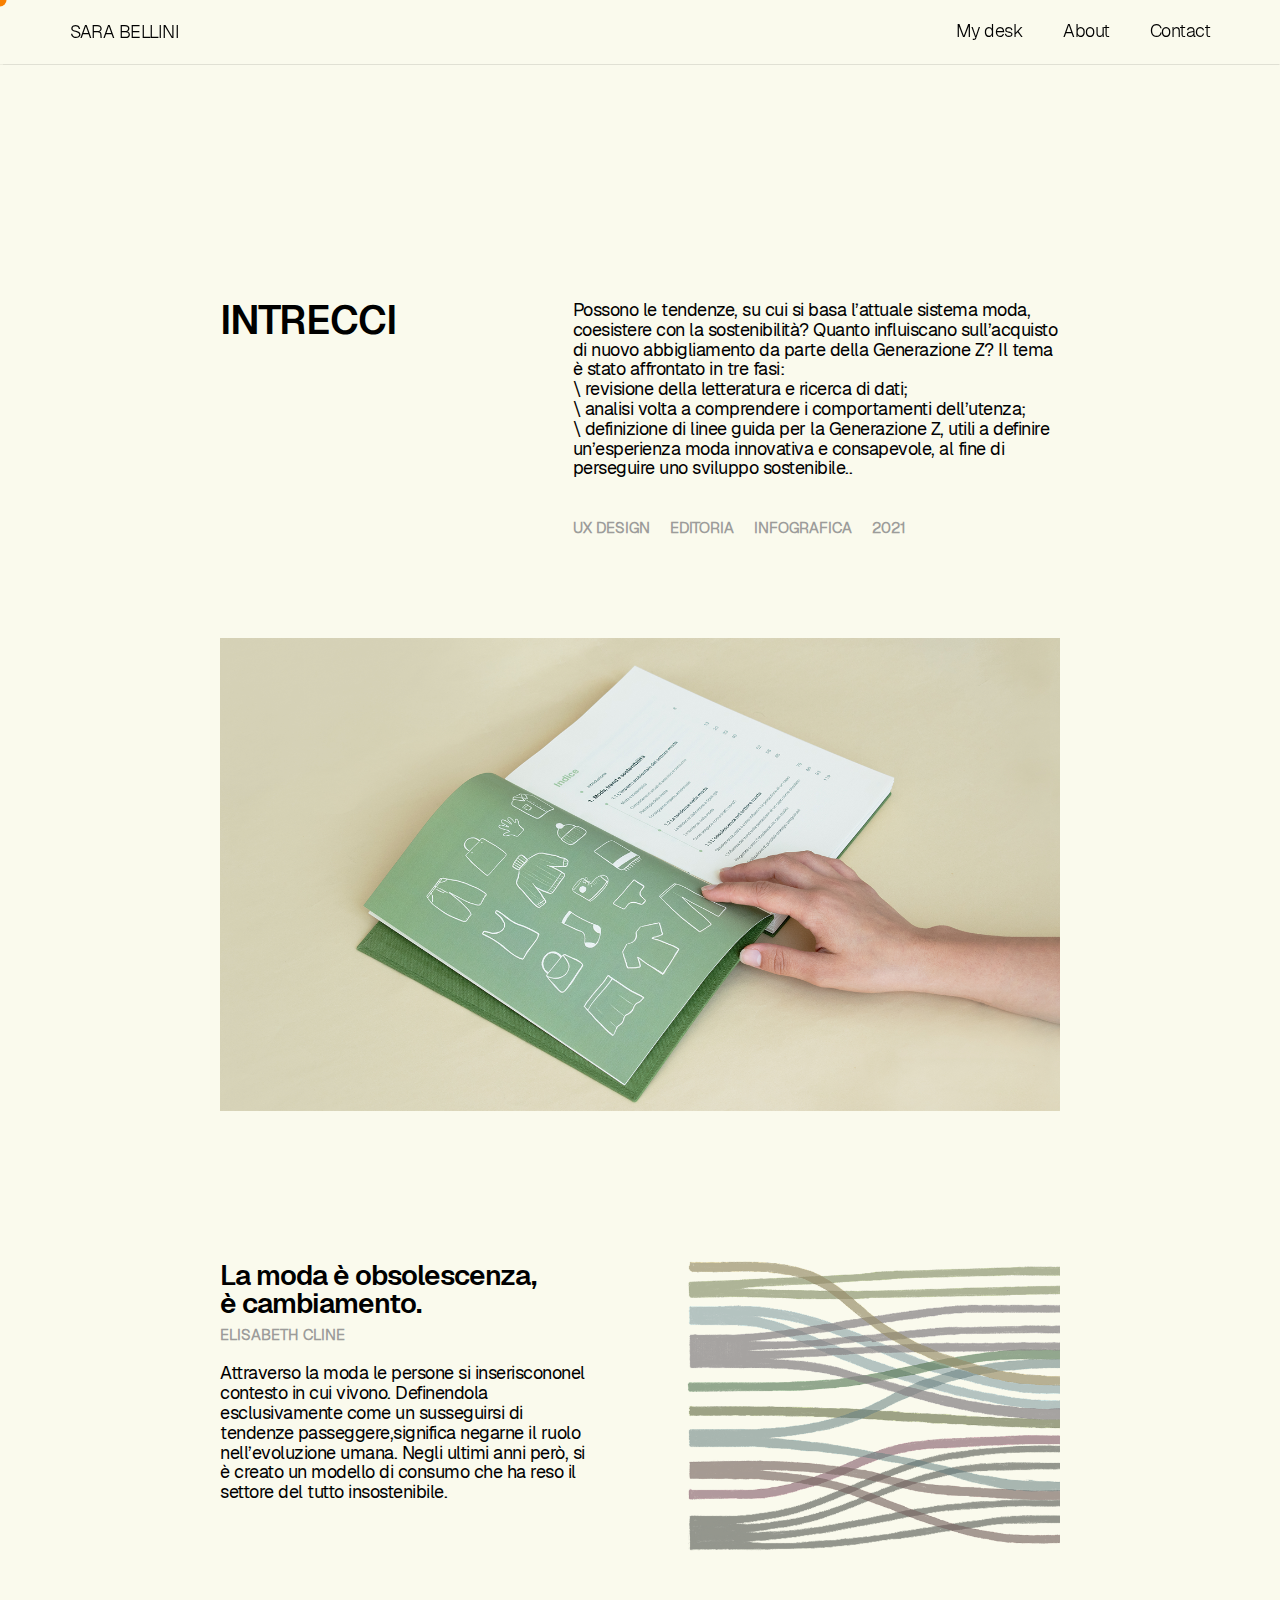
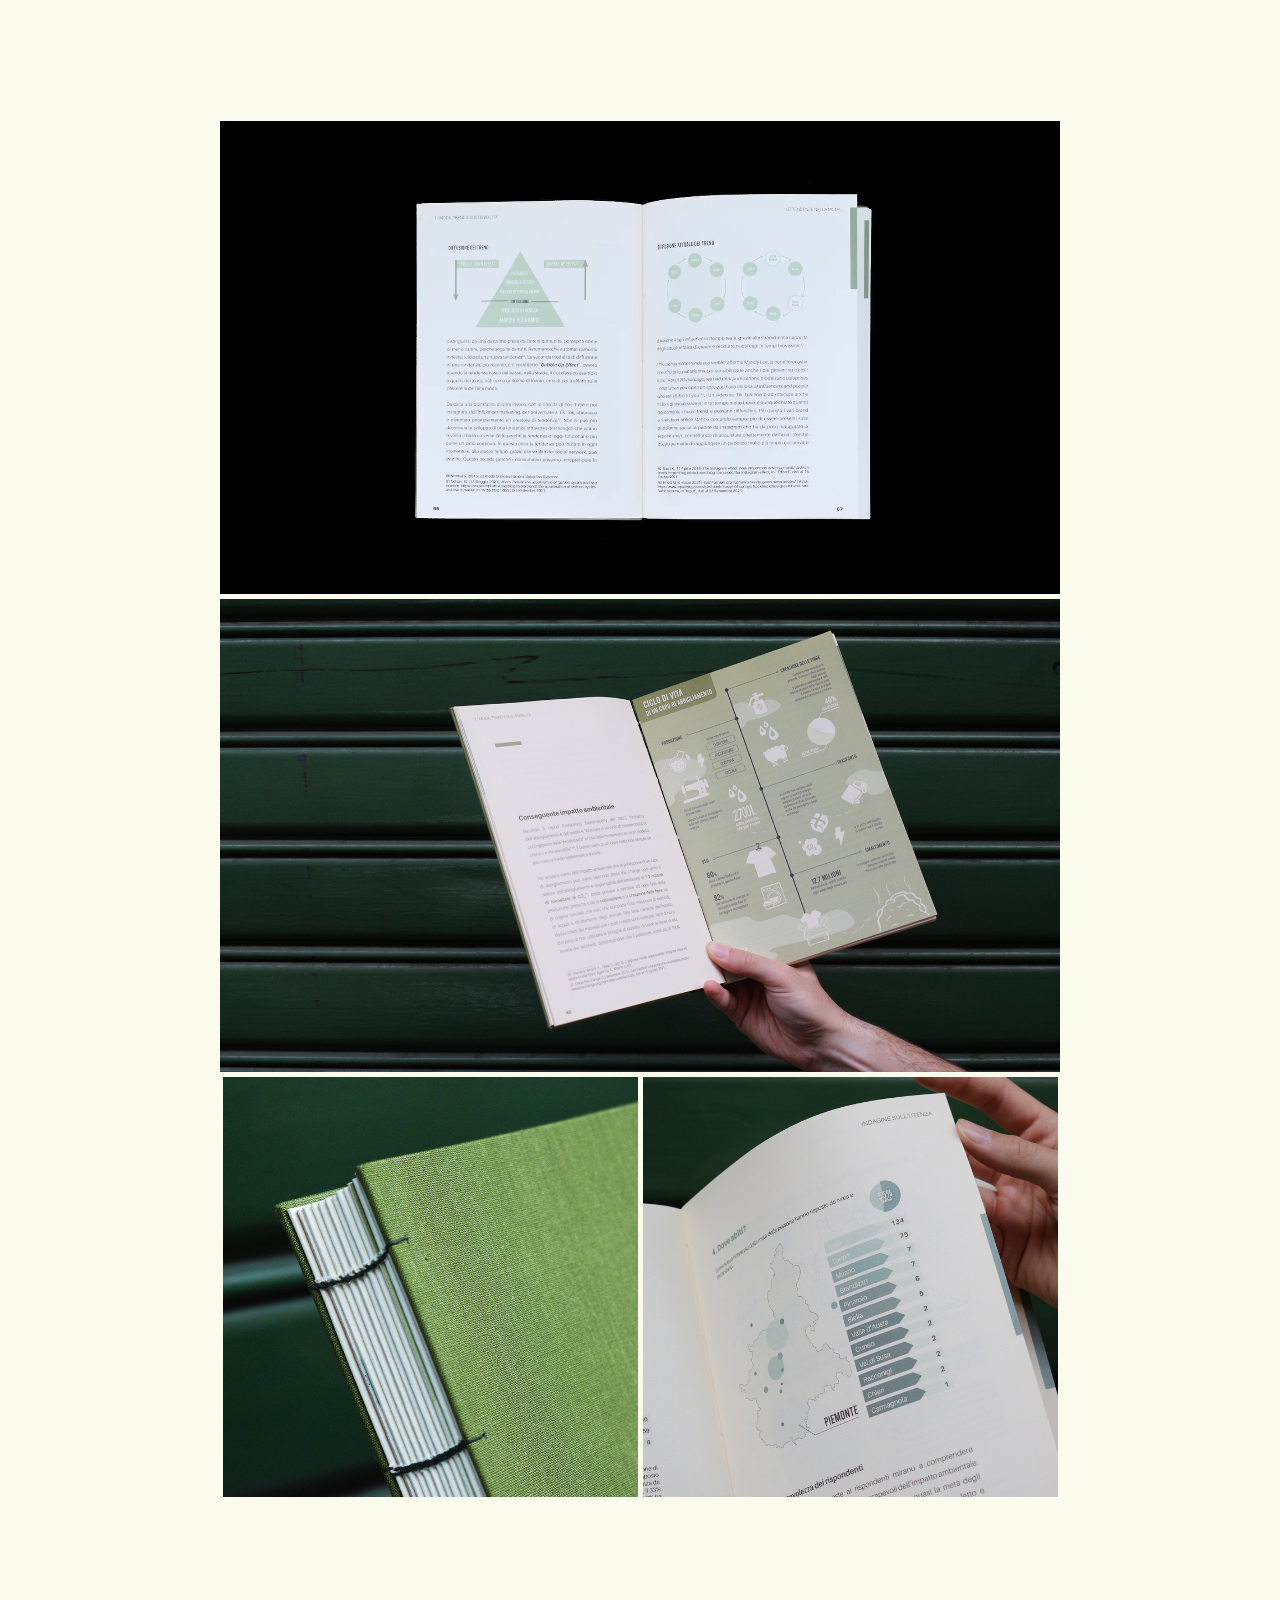
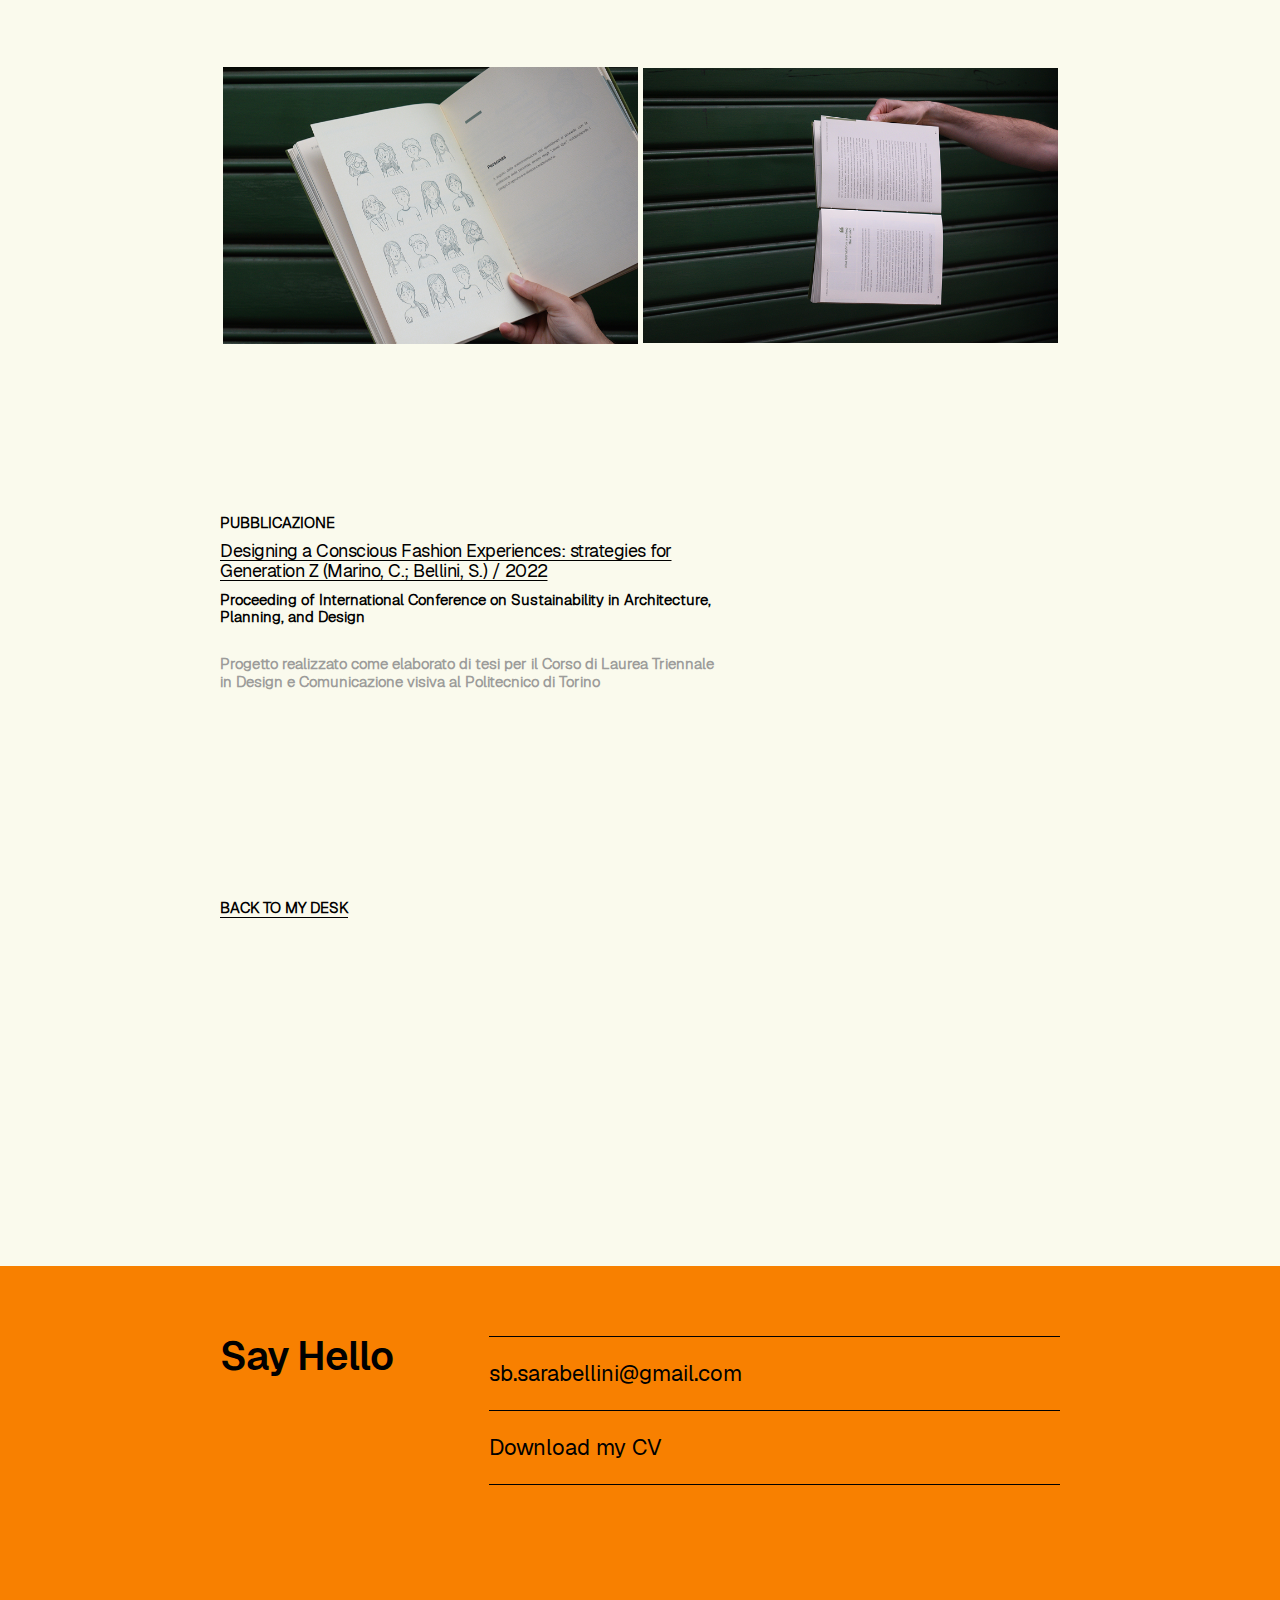
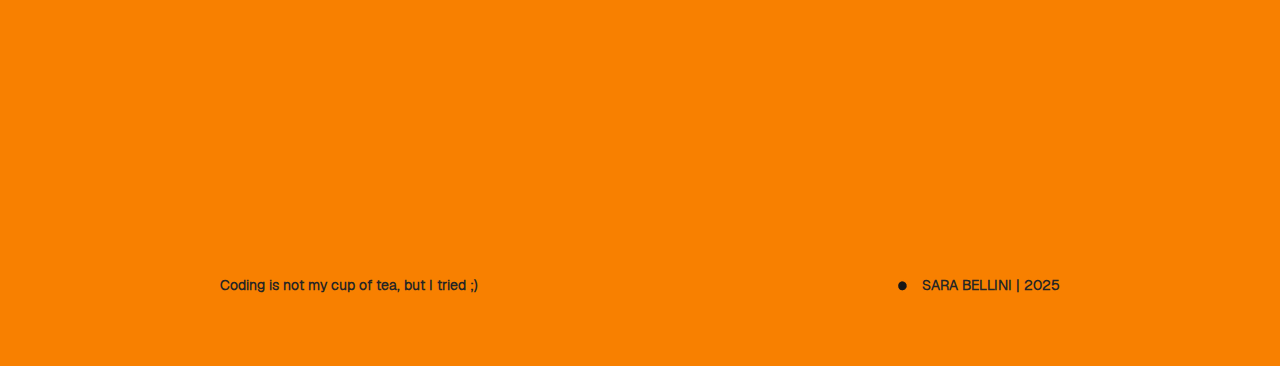
<file: progetti/Intrecci.html>
<!DOCTYPE html>
<html lang="it">
<head>
  <meta charset="UTF-8">
  <meta name="viewport" content="width=device-width, initial-scale=1.0">
  <title>Sara Bellini_Intrecci</title>
<!-- CSS -->
<link rel="stylesheet" href="../style.css">

</head>

<body class="project-page">


<nav class="navbar">
  <a href="../index.html#page-wrapper">SARA BELLINI</a>
  <ul class="nav-links">
 <li><a href="../index.html#mydesk">My desk</a></li>

    <li><a href="../index.html#me">About</a></li>
    <li><a href="../index.html#contact">Contact</a></li>
  </ul>
</nav>


  <!-- CONTENUTO PAGINA -->
  <div class="page-wrapper" id="page-wrapper">

    <!-- HEADER PROGETTO -->
    <section class="project-header">
     
        <div class="introduzione">
      <h1>INTRECCI</h1>


           <div class="spiegazione">
<p class="project-description">Possono le tendenze, su cui si basa l’attuale sistema moda, coesistere con la sostenibilità? Quanto influiscano sull’acquisto <br class="break-desktop"> di nuovo abbigliamento da parte della Generazione Z?<br class="break-desktop"><br class="break-desktop"> Il tema è stato affrontato in tre fasi: <br>
\ revisione della letteratura e ricerca di dati;<br>\ analisi volta a comprendere i comportamenti dell’utenza;<br>
\ definizione di linee guida per la Generazione Z, <br class="break-desktop">utili a definire un’esperienza moda innovativa e consapevole, <br class="break-desktop">al fine di perseguire uno sviluppo sostenibile..</p>

<div class="tag">
   <h3 class="project-subtitle">UX DESIGN</h3>
      <h3 class="project-subtitle">EDITORIA</h3>
      <h3 class="project-subtitle">INFOGRAFICA</h3>
      <h3 class="project-subtitle">2021</h3>
</div>
</div>
</div>
 

<div class="video-wrapper">
  <img id="copertina-eco" src="../images/Intrecci/Intrecci_copertina.png" alt="Intrecci" />

</div>

    </section>


<!-- SECONDARY NAVBAR -->

    <section class="workflow">




<!-- SEZIONI -->
<section id="research" class="research">

<div id="presentazione-tesi">

  <div class="testo-moda">

    <div id="sono-moda">
  <h1>La moda è obsolescenza,<span class="line-break"></span> è cambiamento.</h1>
    <h3>ELISABETH CLINE</h3>
 </div>

    <div class="spiegazione-tesi">
<p class="trend">Attraverso la moda le persone <br class="break-desktop">si inseriscononel contesto in cui vivono. <br class="break-desktop">Definendola esclusivamente come un susseguirsi<br class="break-desktop"> di tendenze passeggere,significa negarne il ruolo nell’evoluzione umana. Negli ultimi anni però, <br class="break-desktop">si è creato un modello di consumo che ha reso<br class="break-desktop"> il settore del tutto insostenibile.</p>

    </div>
  </div>


   <div class="intrecci-illu">
  <img class="illustrazione" src="../images/Intrecci/illustrazione_intrecci.png" alt="urania_macchina" />
 </div>

</div>
        
</section>


<section id="storyboard" class="storyboard">


 <video class="foto-tesi" src="../video/tesi.mp4" autoplay loop muted playsinline></video>
    <img class="foto-tesi" src="../images/Intrecci/libro_tesi.png" alt="urania_macchina" />

      <div class="doppia-tesi">
  <img class="two-tesi" src="../images/Intrecci/rilegatura.png" alt="urania_macchina" />

    <img class="two-tesi" src="../images/Intrecci/questionario.png" alt="urania_macchina" />

 </div>

</section>



<section id="output" class="output">
 
      <div class="doppia-tesi">
  <img class="two-tesi" src="../images/Intrecci/personas.png" alt="urania_macchina" />

    <img class="two-tesi" src="../images/Intrecci/progetto.png" alt="urania_macchina" />

 </div>

</section>





<section id="output" class="output">
 
 <div class="sezioni-urania">

           <div class="pubblicato">

           <div class="link-pub">
               <h3>PUBBLICAZIONE</h3>
<p class="pubblicazione">
  <a href="https://beyondalllimits22.com/proceedings/" target="_blank" rel="noopener noreferrer">
    Designing a Conscious Fashion Experiences: strategies for Generation Z (Marino, C.; Bellini, S.) / 2022
  </a>
</p>


<h3> Proceeding of International Conference <br class="break-desktop"> on Sustainability
in Architecture, Planning, and Design
</h3>
</div>

                 <div class="poli">
      <h3>Progetto realizzato come elaborato di tesi
per il Corso di Laurea Triennale in Design<br class="break-desktop">  e Comunicazione visiva al Politecnico di Torino</h3>
</div>

</div>
</div>



</section>





</section>




    <!-- ALTRI PROGETTI -->
 
<section class="other">
  <h3><a href="../index.html#mydesk" class="back-link">BACK TO MY DESK</a></h3>
</section>


  


  <!-- CONTACT -->
  <section id="final">
        <div class="final-inner">

    <div id="contact">

      <div id="partone">
        <h1 id="contact-title">Say Hello</h1>
     

      </div>

      <div id="writeme">

        <hr>
        <div class="contact-item">
          <a href="mailto:sb.sarabellini@gmail.com">sb.sarabellini@gmail.com</a>
        </div>

        <hr>
      <div class="contact-item">
          <a href="pdf/Bellini Sara_CV.pdf" download>Download my CV</a>
        </div>
        <hr>

      </div>

    </div>

    <div id="end">

      <h3 id="coding">Coding is not my cup of tea, but I tried ;) </h3>
      <div id="right">
        <img id="blackbounce" src="../images/pallino_black.png" alt="blacklogo" />
        <h3 id="2025">SARA BELLINI   |   2025</h3>
      </div> 

    </div>
    </div>

    </section>
   </div>
  </div>

  <!-- CURSOR PERSONALIZZATO -->
  <div id="custom-cursor">
    <span id="cursor-text"></span>
  </div>

<script>
document.addEventListener("DOMContentLoaded", () => {
  const sections = document.querySelectorAll("#research, #storyboard, #output");
  const navLinks = document.querySelectorAll(".sub-navbar a");

  // scroll morbido quando clicchi
  // (qui puoi continuare il tuo codice...)
});
</script>

<!-- questo DEVE essere fuori dal blocco precedente -->
<script src="../script.js"></script>

</body>
</html>
</file>
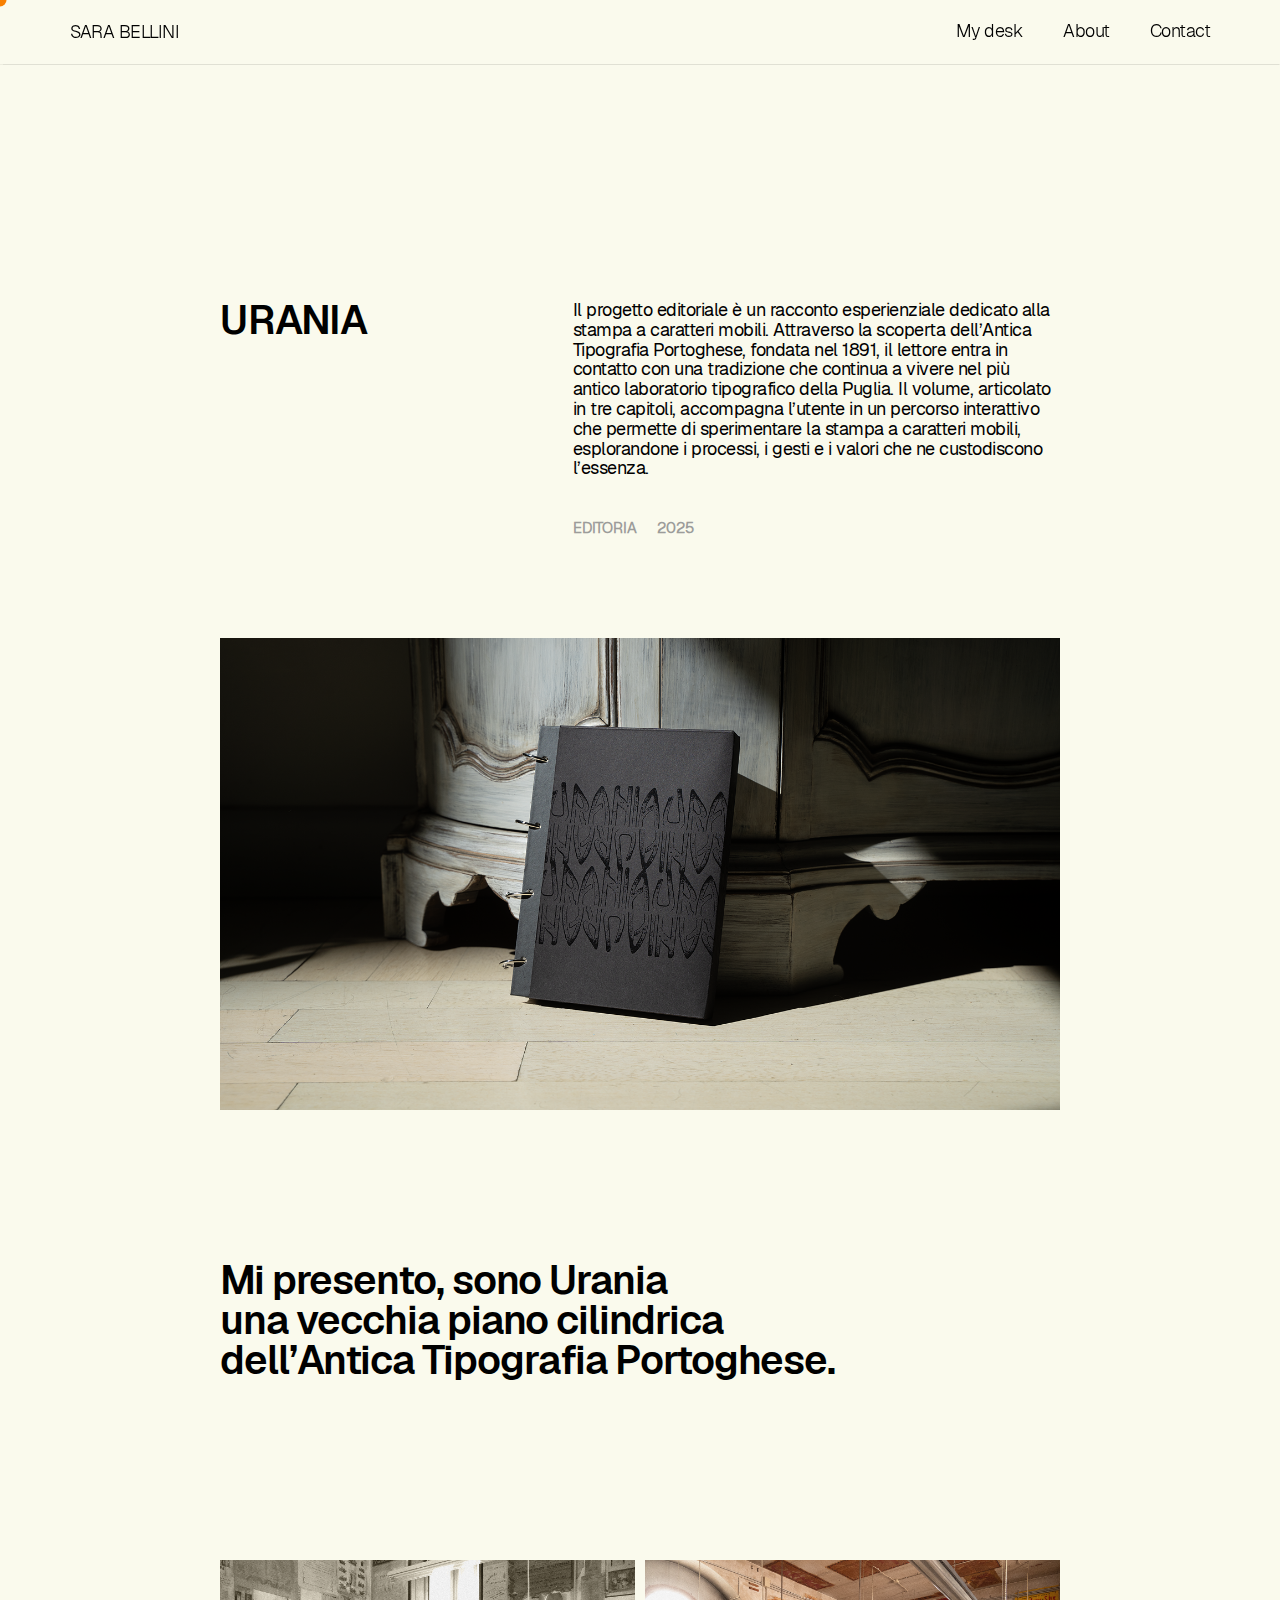
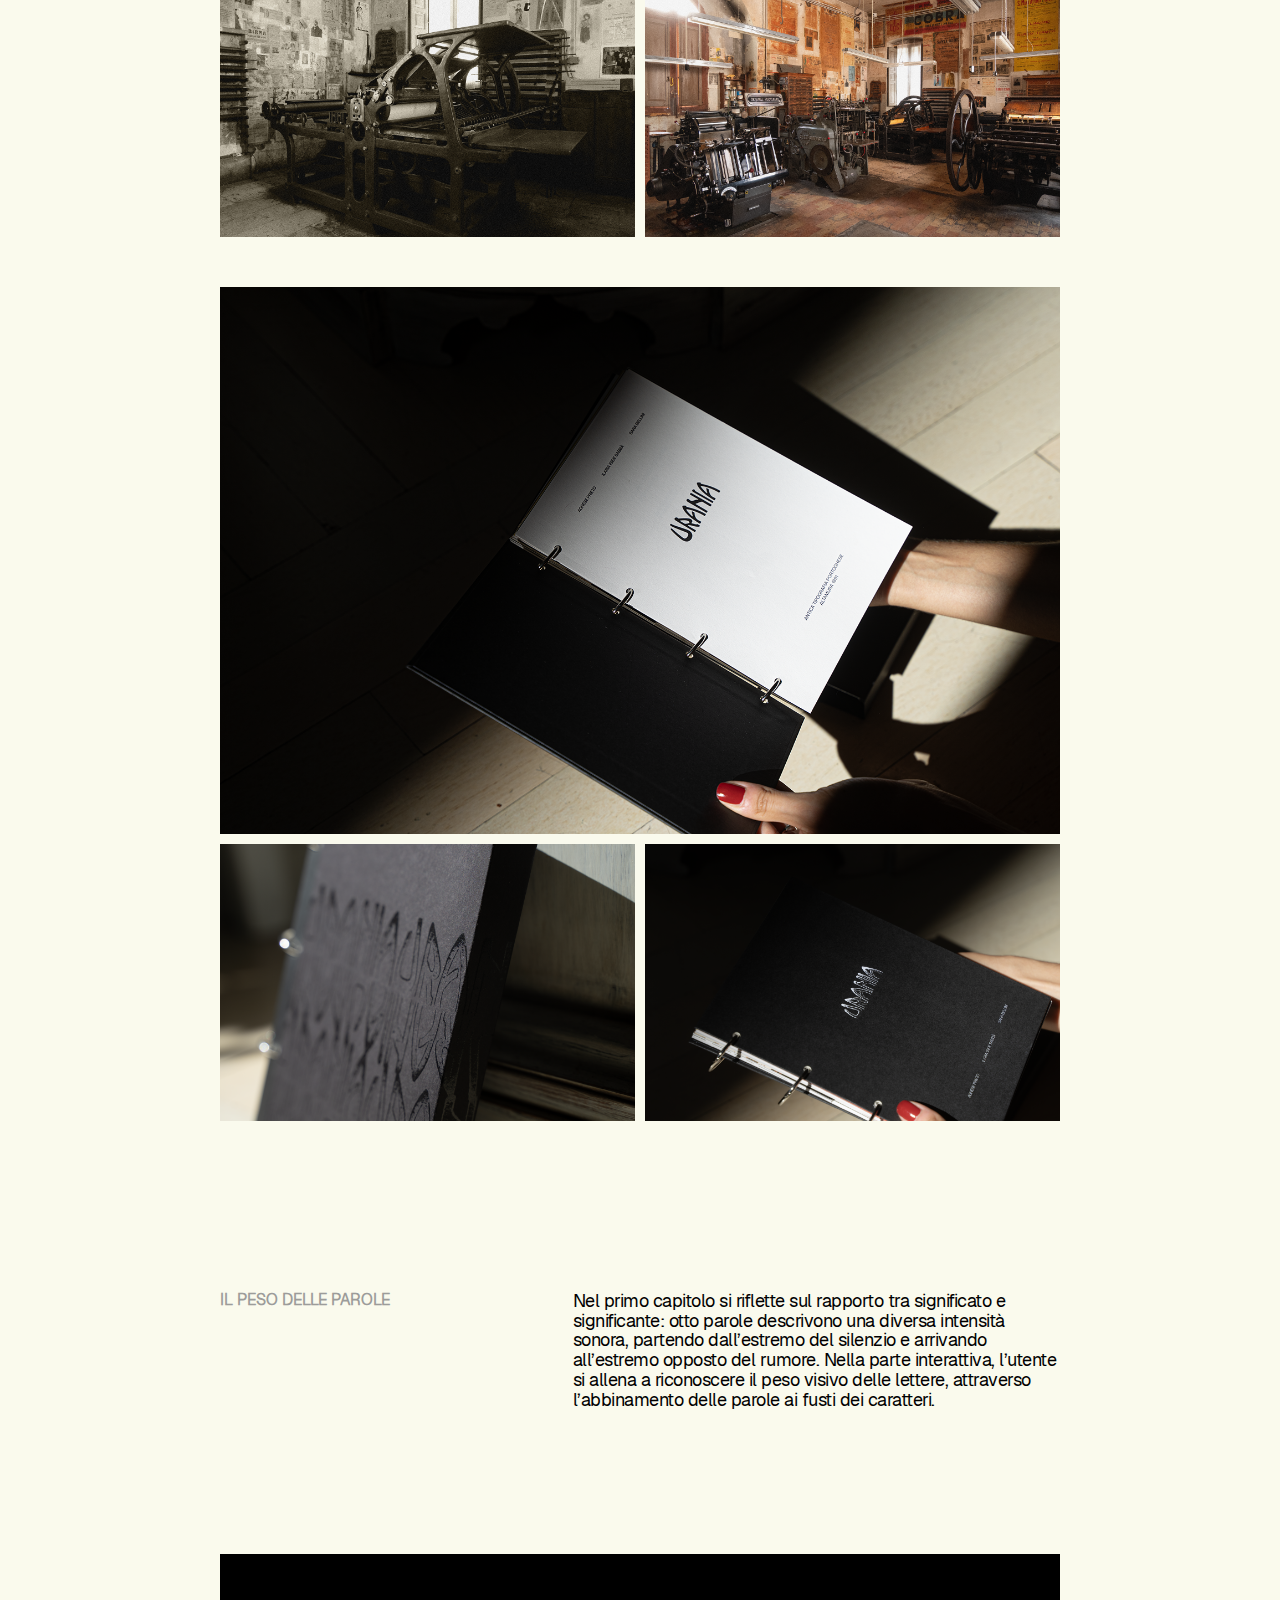
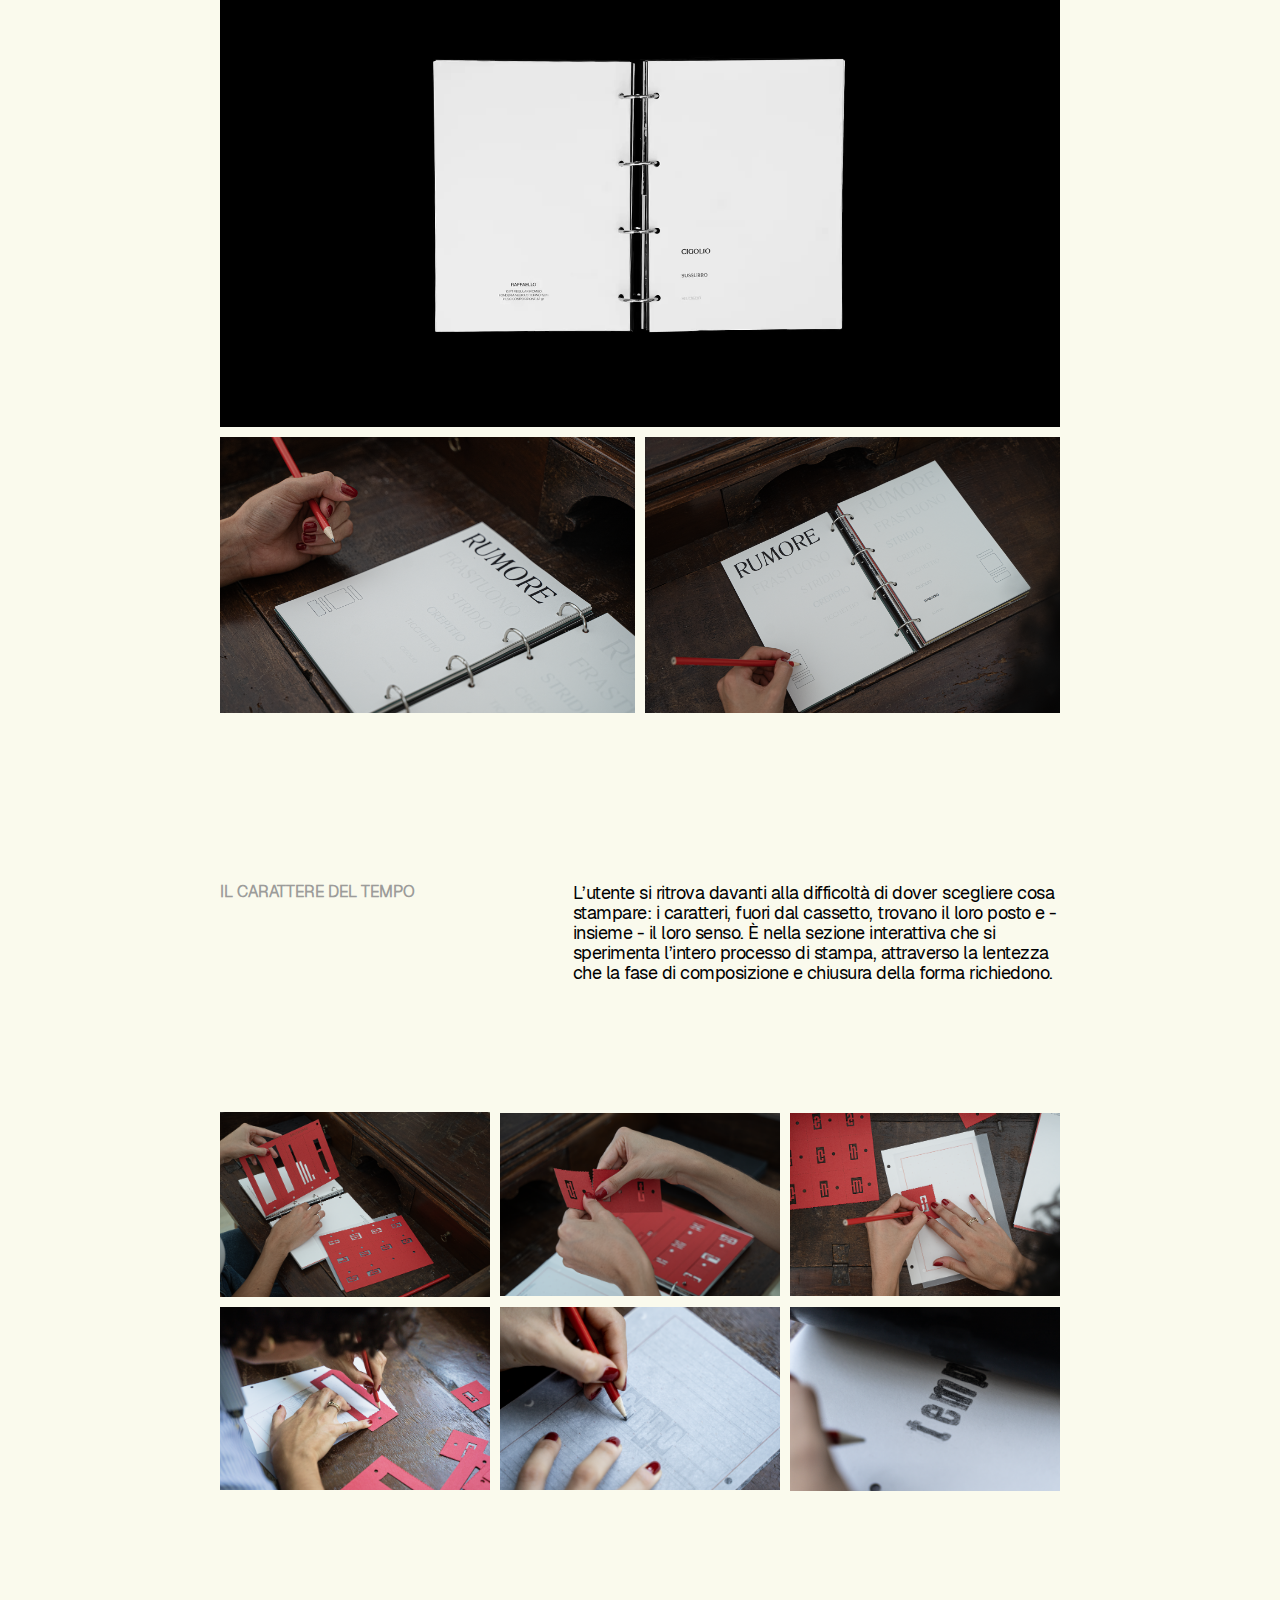
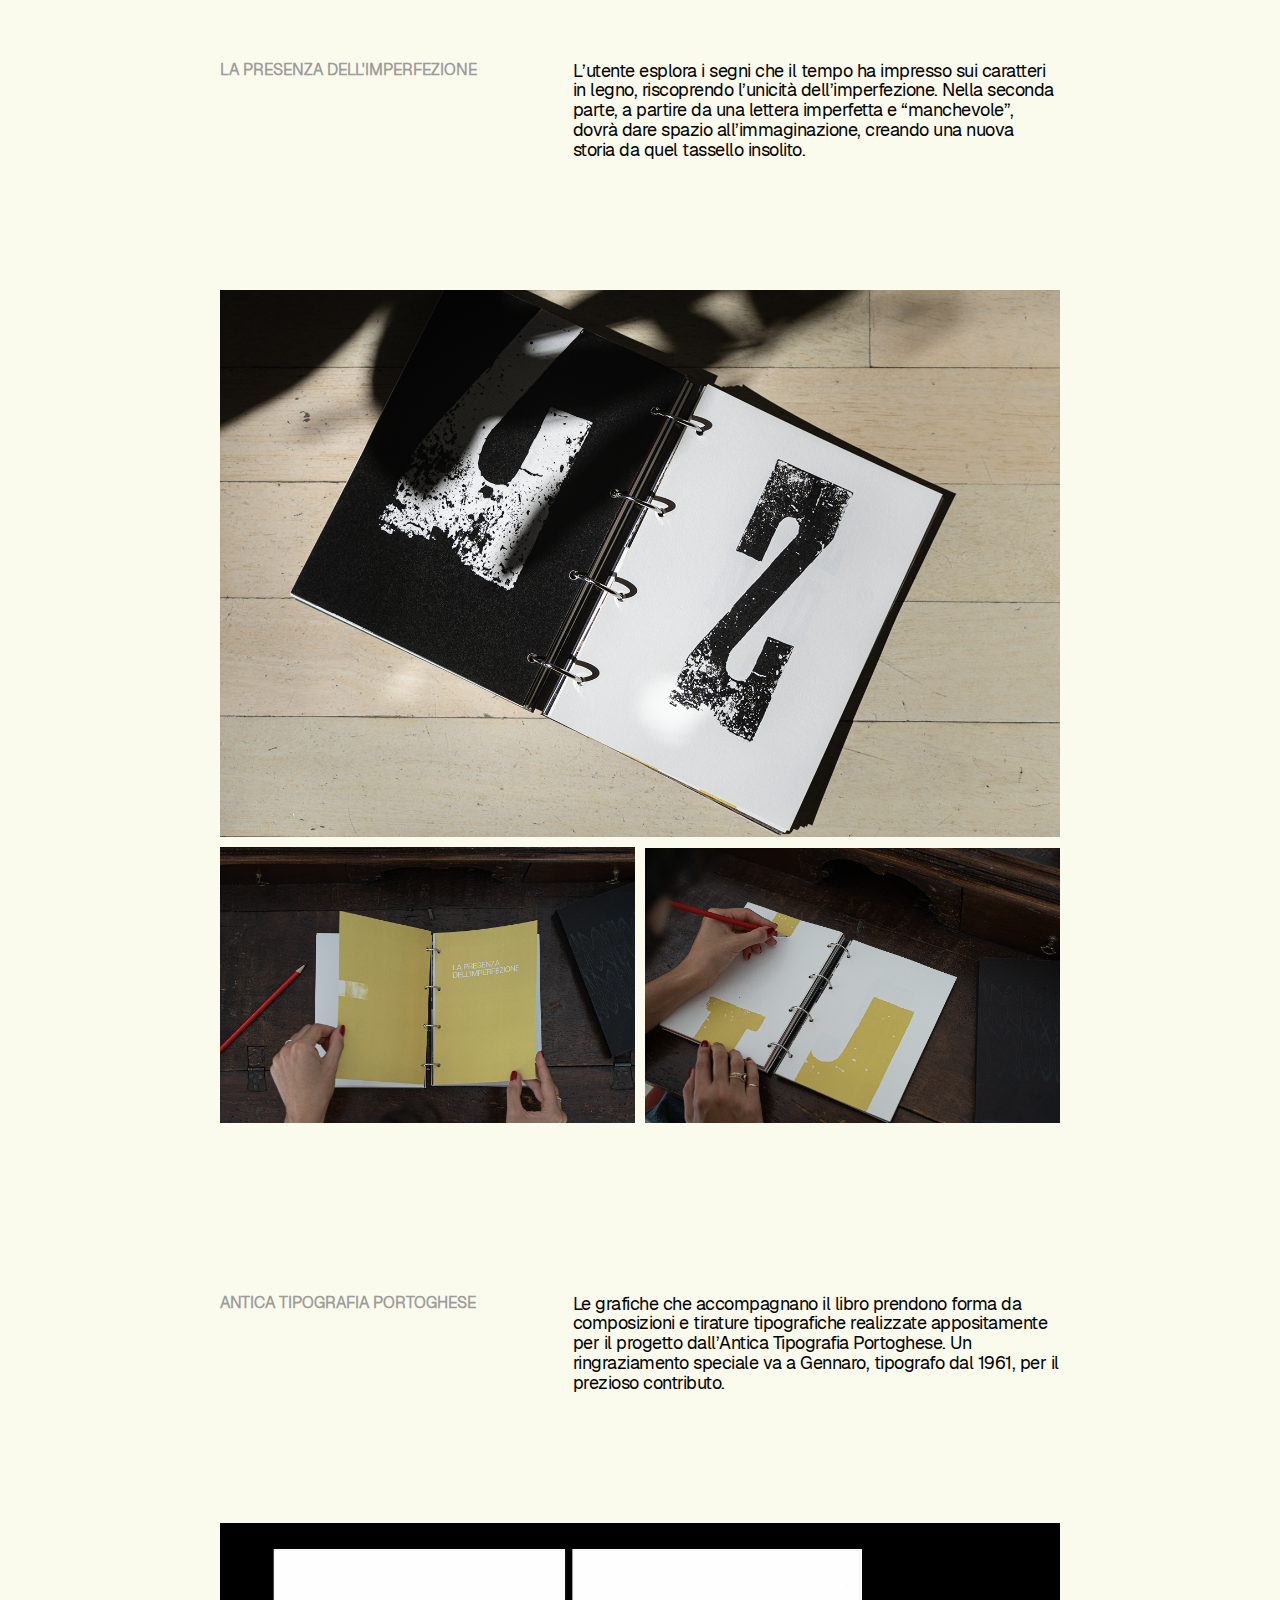
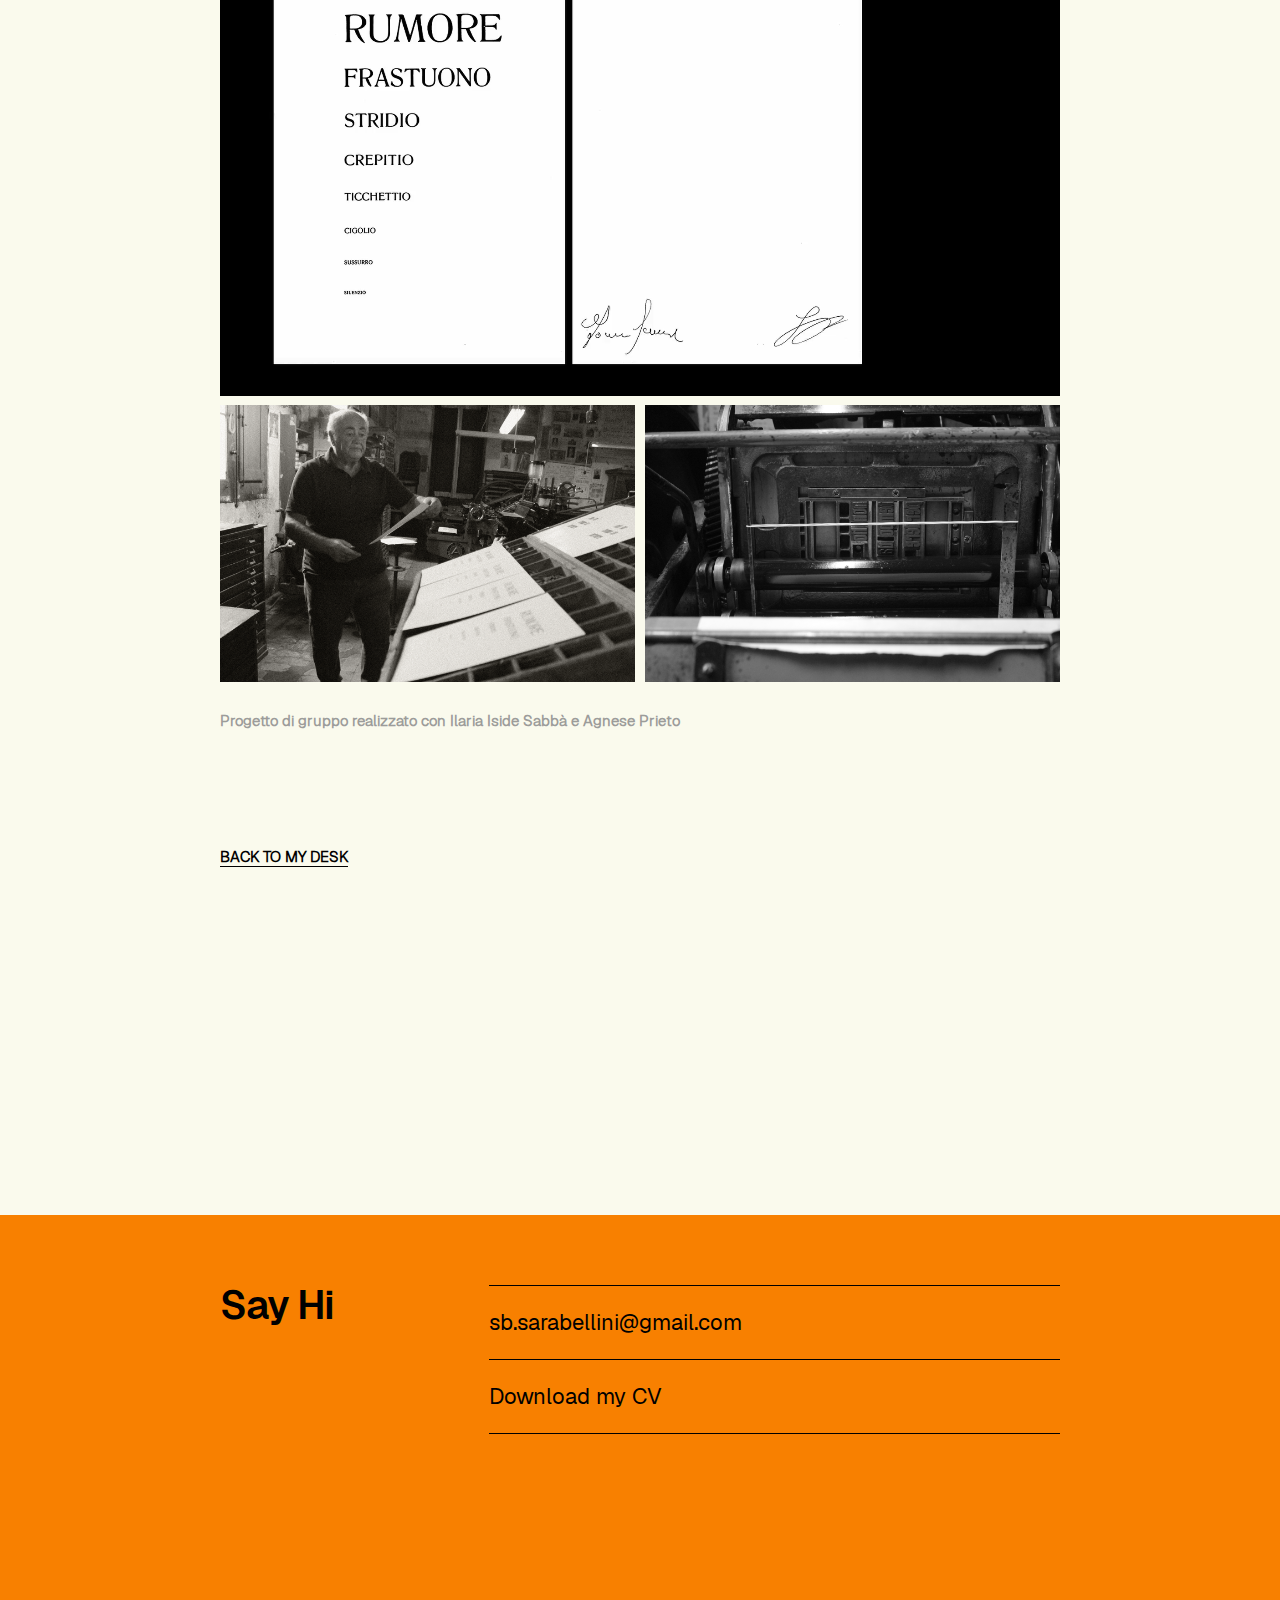
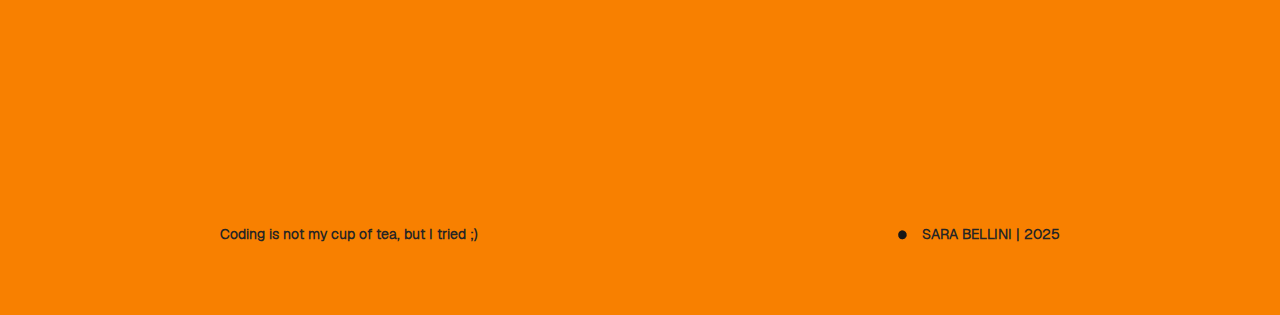
<file: progetti/Urania.html>
<!DOCTYPE html>
<html lang="it">
<head>
  <meta charset="UTF-8">
  <meta name="viewport" content="width=device-width, initial-scale=1.0">
  <title>Sara Bellini_Urania</title>
<!-- CSS -->
<link rel="stylesheet" href="../style.css">

</head>

<body class="project-page">


<nav class="navbar">
  <a href="../index.html#page-wrapper">SARA BELLINI</a>
  <ul class="nav-links">
 <li><a href="../index.html#mydesk">My desk</a></li>

    <li><a href="../index.html#me">About</a></li>
    <li><a href="../index.html#contact">Contact</a></li>
  </ul>
</nav>


  <!-- CONTENUTO PAGINA -->
  <div class="page-wrapper" id="page-wrapper">

    <!-- HEADER PROGETTO -->
    <section class="project-header">
     
        <div class="introduzione">
      <h1>URANIA</h1>


           <div class="spiegazione">
<p class="project-description">Il progetto editoriale è un racconto esperienziale dedicato <br class="break-desktop">alla stampa a caratteri mobili. Attraverso la scoperta dell’Antica Tipografia Portoghese, fondata nel 1891, il lettore entra in contatto <br class="break-desktop">con una tradizione che continua a vivere nel più antico laboratorio tipografico della Puglia.
Il volume, articolato in tre capitoli, accompagna l’utente in un percorso interattivo che permette <br class="break-desktop"> di sperimentare la stampa a caratteri mobili, esplorandone i processi, <br class="break-desktop"> i gesti e i valori che ne custodiscono l’essenza.</p>

<div class="tag">
   <h3 class="project-subtitle">EDITORIA</h3>
      <h3 class="project-subtitle">2025</h3>
</div>
</div>
</div>
 

<div class="video-wrapper">
  <img id="copertina-eco" src="../images/Urania/Urania_libro.png" alt="Urania" />

</div>

    </section>


<!-- SECONDARY NAVBAR -->

    <section class="workflow">




<!-- SEZIONI -->
<section id="research" class="research">

<div class="presentazione">

    <div id="sono-urania">
  <h1>Mi presento, sono Urania  <span class="line-break"></span> una vecchia piano cilindrica dell’Antica Tipografia Portoghese.</h1>
 </div>


   <div class="portoghese">
  <img class="foto-urania" src="../images/Urania/Urania_macchina.png" alt="urania_macchina" />
    <img class="foto-urania" src="../images/Urania/Urania_lab.png" alt="urania-lab" />
 </div>

</div>

<div class="fotografie-urania">

     <div class="video-urania">
  <img class="urania-big" src="../images/Urania/Urania-fronte.png" alt="urania_macchina" />
 </div>


     <div class="portoghese">
  <img class="foto-urania" src="../images/Urania/Urania_1.png" alt="urania_macchina" />
    <img class="foto-urania" src="../images/Urania/Urania_2.png" alt="urania-lab" />
 </div>
  

</div>
        
</section>


<section id="storyboard" class="storyboard">


 <div class="sezioni-urania">

     <div class="capitolo">
      <h2>IL PESO DELLE PAROLE</h2>
</div>

           <div class="spiegazione">
<p class="urania-description">Nel primo capitolo si riflette sul rapporto tra significato <br class="break-desktop">e significante: otto parole descrivono una diversa intensità sonora, partendo dall’estremo del silenzio e arrivando all’estremo opposto <br class="break-desktop"> del rumore.
    Nella parte interattiva, l’utente si allena a riconoscere <br class="break-desktop"> il peso visivo delle lettere, attraverso l’abbinamento  <br class="break-desktop">delle parole ai fusti dei caratteri.
</p>

</div>
</div>

<div class="fotografie-urania">

     <div class="video-urania">
   <video class="video-web" src="../video/Cap_I_peso.mp4" autoplay loop muted playsinline></video>

 </div>


     <div class="portoghese">
  <img class="foto-urania" src="../images/Urania/Urania_3.png" alt="urania_macchina" />
    <img class="foto-urania" src="../images/Urania/Urania_4.png" alt="urania-lab" />
 </div>
  

</div>


</section>



<section id="output" class="output">
 

 <div class="sezioni-urania">

     <div class="capitolo">
      <h2>IL CARATTERE DEL TEMPO</h2>
</div>

           <div class="spiegazione">
<p class="urania-description">L’utente si ritrova davanti alla difficoltà di dover scegliere cosa stampare: i caratteri, fuori dal cassetto, trovano
il loro posto<br class="break-desktop"> e - insieme - il loro senso. È nella sezione interattiva che si sperimenta l’intero processo di stampa, attraverso la lentezza
che la fase <br class="break-desktop">di composizione e chiusura della forma richiedono.
</p>

</div>
</div>

<div class="fotografie-urania">

 
     <div class="portoghese">
  <img class="foto-imperf" src="../images/Urania/Urania_6.png" alt="urania_macchina" />
    <img class="foto-imperf" src="../images/Urania/Urania_7.png" alt="urania-lab" />
       <img class="foto-imperf" src="../images/Urania/Urania_8.png" alt="urania-lab" />
 </div>


     <div class="portoghese">
  <img class="foto-imperf" src="../images/Urania/stampa_1.png" alt="urania_macchina" />
    <img class="foto-imperf" src="../images/Urania/stampa_2.png" alt="urania-lab" />
       <img class="foto-imperf" src="../images/Urania/Stampa_3.png" alt="urania-lab" />
 </div>

</div>

</section>



<section id="output" class="output">
 
 <div class="sezioni-urania">

     <div class="capitolo">
      <h2>LA PRESENZA DELL'IMPERFEZIONE</h2>
</div>

           <div class="spiegazione">
<p class="urania-description">L’utente esplora i segni che il tempo
ha impresso sui caratteri<br class="break-desktop"> in legno, riscoprendo l’unicità dell’imperfezione.
Nella seconda parte, a partire da una lettera imperfetta e “manchevole”, dovrà dare spazio all’immaginazione, creando una nuova storia da quel tassello insolito.
</p>

</div>
</div>

<div class="fotografie-urania">

     <div class="video-urania">
  <img class="urania-big" src="../images/Urania/IIcap_urania.png" alt="urania_macchina" />
 </div>


     <div class="portoghese">
  <img class="foto-urania" src="../images/Urania/Urania_9.png" alt="urania_macchina" />
    <img class="foto-urania" src="../images/Urania/Urania_10.png" alt="urania-lab" />
 </div>
  

</div>


</section>



<section id="output" class="output">
 
 <div class="sezioni-urania">

     <div class="capitolo">
      <h2>ANTICA TIPOGRAFIA PORTOGHESE</h2>
</div>

           <div class="spiegazione">
<p class="urania-description">Le grafiche che accompagnano il libro prendono forma<br class="break-desktop"> da composizioni e tirature tipografiche realizzate appositamente<br class="break-desktop"> per il progetto dall’Antica Tipografia Portoghese. Un ringraziamento speciale va a Gennaro, tipografo dal 1961, per il prezioso contributo.
</p>

</div>
</div>

<div class="fotografie-urania">

     <div class="video-urania">
   <video class="urania-big" src="../video/urania.mp4" autoplay loop muted playsinline></video>
 </div>


     <div class="portoghese">
  <img class="foto-urania" src="../images/Urania/Gennaro_Urania.png" alt="urania_macchina" />
    <img class="foto-urania" src="../images/Urania/Urania_composizione.png" alt="urania-lab" />
 </div>
  

</div>

</section>


     <div class="group-project">
      <h3>Progetto di gruppo realizzato con Ilaria Iside Sabbà e Agnese Prieto</h3>
</div>


</section>




    <!-- ALTRI PROGETTI -->
 
<section class="other">
  <h3><a href="../index.html#mydesk" class="back-link">BACK TO MY DESK</a></h3>
</section>


  


  <!-- CONTACT -->
  <section id="final">
        <div class="final-inner">

    <div id="contact">

      <div id="partone">
        <h1 id="contact-title">Say Hi</h1>
       

      </div>

      <div id="writeme">

        <hr>
        <div class="contact-item">
          <a href="mailto:sb.sarabellini@gmail.com">sb.sarabellini@gmail.com</a>
        </div>

        <hr>
    <div class="contact-item">
          <a href="pdf/Bellini Sara_CV.pdf" download>Download my CV</a>
        </div>
        <hr>

      </div>

    </div>

    <div id="end">

      <h3 id="coding">Coding is not my cup of tea, but I tried ;) </h3>
      <div id="right">
        <img id="blackbounce" src="../images/pallino_black.png" alt="blacklogo" />
        <h3 id="2025">SARA BELLINI   |   2025</h3>
      </div> 

    </div>
    </div>

    </section>
   </div>
  </div>

  <!-- CURSOR PERSONALIZZATO -->
  <div id="custom-cursor">
    <span id="cursor-text"></span>
  </div>


  <script>
document.addEventListener("DOMContentLoaded", () => {
  const sections = document.querySelectorAll("#research, #storyboard, #output");
  const navLinks = document.querySelectorAll(".sub-navbar a");

  // scroll morbido quando clicchi


  // cambio colore automatico con IntersectionObserver
  const observer = new IntersectionObserver(entries => {
    entries.forEach(entry => {
      if (entry.isIntersecting) {
        navLinks.forEach(link => link.classList.remove("active"));
        const id = entry.target.getAttribute("id");
        document.querySelector(`.sub-navbar a[href="#${id}"]`).classList.add("active");
      }
    });
  }, { threshold: 0.5 });

  sections.forEach(section => observer.observe(section));
});
</script>


  <script src="../script.js"></script>


</body>
</html>
</file>
<file: style.css>
/* -----------------------------------------------------------
   RESET di base (non rimuovere)
----------------------------------------------------------- */
*, ::before, ::after {
  box-sizing: border-box;
  margin: 0;
  padding: 0;
}

body {
  line-height: 1.5;
  -webkit-font-smoothing: antialiased;
  color: black;
}

canvas, img, picture, svg, video {
  display: block;
  max-width: 100%;
}

button, input, select, textarea {
  font: inherit;
}

h1, h2, h3, h4, h5, h6, p {
  overflow-wrap: break-word;
}

/* -----------------------------------------------------------
   FONT
----------------------------------------------------------- */
html, body { 
scroll-behavior: smooth;
 }

@font-face {
  font-family: 'GEIST';
  src: url(font/Geist-Regular.woff) format('woff');
}

@font-face {
  font-family: 'GEISTsemi';
  src: url(font/Geist-SemiBold.woff) format('woff');
}


@font-face {
  font-family: 'GEISTlight';
  src: url(font/Geist-Light.woff) format('woff');
}

/* -----------------------------------------------------------
   BODY
----------------------------------------------------------- */

.line-break {
  display: block;
}

#page-wrapper {    scroll-margin-top: 280px;
}

  .page-wrapper {
  max-width: 1400px;
  margin-left: auto;
  margin-right: auto;
  padding-left: 40px;
  padding-right: 40px;
  background-color: inherit ; /* mantiene lo sfondo del body */
}


body {
  margin: 0;
  max-width:100vw;
    background-color: #FAFAED;
  transition: background-color 1s ease;
}


/* font */
h1 { 
  font-family:'GEISTsemi';
  font-size:20px;
  font-weight:bold;
  line-height: 1;
  letter-spacing: -1px;
color:black;

  }


   h2 {  
    font-family:'GEIST';
    font-size: 14px;
  line-height: 1.1;
  letter-spacing: -0.5px;
color:black;
  }

  h3 {  
    font-family:'GEISTlight';
    font-size: 12px;
  line-height: 1.1;
  letter-spacing: 0px;
color:black;
  }

  p {  
    font-family:'GEIST';
    font-size: 16px;
    font-weight: 500;
  line-height: 1.1;
  letter-spacing: -0.5px;
color:black;
  }



/* SPLASH PAGE */
#splash {
  position: fixed;
  top: 0;
  left: 0;
  width: 100%;
  height: 100%;
  background-color: #F88000; /* arancione */
  display: flex;
  flex-direction: column;
  justify-content: center;
  gap:20px;
  align-items: center;
  z-index: 10000; /* sopra tutto */
  cursor: pointer; /* indica click */
  transition: opacity 0.6s ease, visibility 0.6s ease;
}

#splash.hide {
  opacity: 0;
  visibility: hidden;
}

#splash-logo {
  max-width: 1%;
  max-height: 1%;
  object-fit: contain;
    animation: blink 1s infinite;
}

#splash h2 {
  color: white;
  display: flex;
  align-items: center;
  gap: 8px; 
  text-decoration: none; 
  transition: text-decoration-color 0.3s ease;
}


#splash h2:hover {
  text-decoration: underline;
  text-decoration-thickness: 2px; /* più marcata */
  text-underline-offset: 4px; /* distanza dal testo */
}

@keyframes blink {
  0%, 49% { opacity: 1; }
  50%, 100% { opacity: 0; }
}

/* -----------------------------------------------------------
   NAVBAR
----------------------------------------------------------- */

.navbar {
  position: fixed;
  display: flex;
  top: 0;
  left: 0;
  right: 0;
  justify-content: space-between;
  align-items: center;
  padding: 10px 30px;
  background-color: #FAFAED;
  box-shadow: 0 0.5px 1px rgba(0,0,0,0.1);
  z-index: 6000;
}

body.white-bg .navbar {

display:flex;

}


.nav-links {
  list-style: none;
  display: flex;
  gap: 10px;
}

.nav-links li {
  cursor: pointer;

}

.navbar a {
  text-decoration: none;  
  color: black;        
  font-family:'GEISTlight';
  font-size: 12px;
  line-height: 1.1;
  letter-spacing: -0.5px;
  transition: color 0.3s;
}

.navbar a:hover {
  color: #F88000;           /* arancione al passaggio */
}




/* -----------------------------------------------------------
   SEZIONE PRINCIPALE (I believe + freccia)
----------------------------------------------------------- */


#logoanimation  { display: flex;
  flex-direction: column;
  margin-top: 220px;
  margin-bottom: 20px;
      width:80px;
    margin-left: -28px;
  }




.intro {
  display: flex;
  flex-direction: column;
  align-items: start; 
  margin-top: 0px;
  gap:20px; 
}

.arrow {
  width: 20px;
  margin-top: 60px;
}

/* -----------------------------------------------------------
   CURSORE PERSONALIZZATO 375
----------------------------------------------------------- */
#custom-cursor {
  position: fixed;
  top: 0;
  left: 0;
  width: 7px;
  height: 7px;
  background-color: #F88000;
  border-radius: 50%;
  pointer-events: none;
  z-index: 9999;
  transform: translate(-50%, -50%);
  transition: width 0.2s, height 0.2s, border-radius 0.2s, background-color 0.2s, padding 0.2s;
  display: flex;
  align-items: center;
  justify-content: center;
  color: white;
  font-family: 'GEISTsemi';
  font-size: 13px;
}

#custom-cursor.project-hover {
  width: auto;
  height: auto;
  padding: 10px 20px;
  border-radius: 4px;
  background-color: black;
}

#cursor-text {
  display: none;
}

#custom-cursor.project-hover #cursor-text {
  display: inline-block;
}




/* -----------------------------------------------------------
   SEZIONE MY DESK
----------------------------------------------------------- */
#mydesk {
  display: flex;
  flex-direction: column;
  width: 100%;
  max-width: 1400px;
  position: relative;
    margin-top: 120px;
    padding: 0 0px;
      scroll-margin-top: 80px;

}



.orange {
  color: #F88000;
}


  #desk-images {
    margin-top:20px;
    display: flex;
    flex-direction: column; 
    align-items: center; /* immagini una sotto l'altra */
    gap: 10px;
    position: relative; /* annulla eventuale absolute */
    height: auto;
  }



.desk-image {
  width: 100%;
  height: 300px;     
  object-fit: cover;            
  filter: grayscale(100%);
  transition: flter 0.4s ease;
}


.desk-image.colored {
filter: grayscale(0%);

}


  /* Wrapper singola immagine */
  .desk-image-wrapper {
    position: relative; 
    width: 90%;       
    top: auto;           /* reset top */
    left: auto;          /* reset left */
    animation: none;    
    z-index: auto;
  }



.section-subtitle {
  position: relative;
  display:flex;
  justify-content: flex-end;
  z-index: 1000;
    font-size: 12px;
  font-family: 'GEISTlight';
  margin-top: 20px;
}





  .desk-image {
    width: 100%;
    transform: none;
    filter: grayscale(100%);
  }




/* -----------------------------------------------------------
   ABOUT SECTION
----------------------------------------------------------- */
#me {
    scroll-margin-top: 80px;
  display: flex;
  flex-direction: column;
  justify-content: space-between;
  margin-top: 200px;
  width: 100%;
  background-color: #FAFAED;
  max-width: 1400px;
    margin-left: auto;
margin-right: auto;
}


#pt2 {
  display: flex;
  flex-direction: column;
    gap: 10px;
    width:100%;
}

.description {
  margin-top: 20px;
}


#binomiofantastico {
  margin-top: 40px;
  text-decoration: underline;
  cursor: pointer;
  font-size: 20px;
    line-height: 1.2;
      text-underline-offset: 3px;

}



#binomiofantastico:hover {
  color: #F88000;
}

.about-video {
  margin-top: 60px;
}

/* Overlay binomio */
#overlay {
  position: fixed;
  inset: 0;
  background-color: rgba(250, 250, 237, 0.95);
  z-index: 9999;
  display: flex;
  justify-content: center;
  align-items: center;
  opacity: 0;
  visibility: hidden;
  transition: opacity 0.4s ease, visibility 0.4s ease;
}

#overlay.show {
  opacity: 1;
  visibility: visible;
}

#overlay-img {
  max-width: 70%;
  max-height: 70%;
  transform: scale(0.95);
  transition: transform 0.4s ease;
}



#overlay.show #overlay-img {
  transform: scale(1);
}



/* -----------------------------------------------------------
   CONTACT + FOOTER
----------------------------------------------------------- */
#final {
  position: relative;
  display: flex;
  flex-direction: column;
  justify-content: space-between;
  height: 500px;
  background-color: #F88000;
  color: black;
  margin-top: 160px;

 
  width: 100vw;
  left: 50%;
  right: 50%;
  margin-left: -50vw;
  margin-right: -50vw;


  padding:0;
  box-sizing: border-box;
  overflow: hidden;
}

/* Contenitore interno */
#final .final-inner {
  max-width: none; 
padding-left: 40px;
padding-right: 40px;   
  margin: 0;
  box-sizing: border-box;
  height: 100%;
  display: flex;
  flex-direction: column;
  justify-content: space-between;
}



#contact {
  display: flex;
  flex-direction: column;
  justify-content: space-between;
  margin-top: 50px;
    gap:20px;

}


#partone {
  display: flex;
flex-direction: row;
justify-content:left;
}



#contact-title {
  min-width:20px;
}



#heart {
  margin-left: 4px;
}

#heart-png {
  width: 3vh;
  height: 3vh;
  margin-top: 0px;
}

#writeme {
    margin-top: 20px;
  display: flex;
  flex-direction: column;
  gap: 10px;
  font-size: 16px;
  font-family: 'GEIST';
  width:100%;

}

#writeme hr {
  border: none;
  border-top: 1px solid black;
}

.contact-item a {
  text-decoration: none;
  color: black;
}

.contact-item a:hover {
  text-decoration: underline;
}



#end {
  display: flex;
  flex-direction: column;
  gap:12px;
  justify-content: space-between;
  align-items: center;
  margin-bottom: 40px;
}

#end h3{
     font-family:'GEISTlight';
  font-size:10px;
  line-height: 0.1;
  letter-spacing: 0px;
color:#252525;

}

#blackbounce {
  width: 15px;
  margin-top: -1px;
}


#right {
  display: flex;
  align-items: center;
  gap: 0px;
}



/* -----------------------------------------------------------
   ANIMAZIONI FLOAT
----------------------------------------------------------- */
/* (le tue animazioni originali, non modificate) */
@keyframes float-eco { 0%,100%{transform:rotate(0deg)translateY(0);}50%{transform:rotate(0deg)translateY(-6px);} }
@keyframes float-realista { 0%,100%{transform:rotate(0deg)translateY(0);}50%{transform:rotate(0deg)translateY(-5px);} }
@keyframes float-tesi { 0%,100%{transform:rotate(0deg)translateY(0);}50%{transform:rotate(0deg)translateY(-5px);} }
@keyframes float-cat { 0%,100%{transform:rotate(0deg)translateY(0);}50%{transform:rotate(0deg)translateY(-6px);} }
@keyframes float-ettore { 0%,100%{transform:rotate(0deg)translateY(0);}50%{transform:rotate(0deg)translateY(-9px);} }
@keyframes float-astory { 0%,100%{transform:rotate(0deg)translateY(0);}50%{transform:rotate(0deg)translateY(-7px);} }
@keyframes float-urania { 0%,100%{transform:rotate(0deg)translateY(0);}50%{transform:rotate(0deg)translateY(-9px);} }




section, nav, div {
  max-width: 100vw;
  box-sizing: border-box;
}






/* --- STILI PAGINA INTERNA PROGETTI --- */


body.project-page {
  background-color: #FAFAED !important;
}



/* Sfondo bianco solo sulle pagine interne */
body.project-page .page-wrapper {
  background-color: #FAFAED;
  max-width: 1400px;
  margin-left: auto;
  margin-right: auto;
  padding-left: 40px;
  padding-right: 40px;
}

/* Navbar sempre visibile nelle pagine interne */
body.project-page .navbar {
  display: flex !important;
  opacity: 1 !important;
  position: fixed;
 top: 0;
  left: 0;
  right: 0;
  width: 100%;
  background-color: #FAFAED;
  padding: 10px 30px;
  box-shadow: 0 0.5px 1px rgba(0,0,0,0.1);
  z-index: 6000;
    align-items: center;
      justify-content: space-between;

}




/* Spazio per evitare che il contenuto salga sotto la navbar */
body.project-page .page-wrapper {
  padding-top: 120px; /* adatta all’altezza effettiva della tua navbar */
}



/* --- SUB-NAVBAR SECONDA --- */
.sub-navbar {
  position: relative;       /* resta fissa durante lo scroll */
  top: 0px;              /* lascia spazio alla navbar principale */
  z-index: 1000;
  background-color: #FAFAED;
  padding: 20px 0px;
    font-family:'GEIST';
  font-size: 11px;
  line-height: 1.1;
  letter-spacing: -0.5px;
  transition: none;

}

.sub-navbar.fixed {
  position: fixed;
  top: 44px; /* sotto la navbar principale */

  width: 100%;
  box-shadow: 0 0.5px 1px rgba(0,0,0,0);
}


.sub-navbar a {
  text-decoration: none;
  color: #9C9C9A;
  transition: color 0.3s;
 
}

.sub-navbar ul {
  display: flex;
  justify-content: flex-start;
  gap: 15px;
  list-style: none;
  margin: 0;
  padding: 0;
}



.sub-navbar a:hover,
.sub-navbar a.active {
  color: #ff6600; /* arancione attivo */
}

#sub-navbar-trigger {
  height: 1px;
}

#research{
  scroll-margin-top: 130px; /* distanza dalla parte alta, pari alla somma delle navbar */
}



#storyboard,
#output {
  scroll-margin-top: 130px; /* distanza dalla parte alta, pari alla somma delle navbar */
}

#last {
  scroll-margin-top: 130px; /* distanza dalla parte alta, pari alla somma delle navbar */
}


.project-header {
  display: flex;
  flex-direction: column;
  justify-content: space-between;

}

.project-subtitle {
margin-top: 5px;

}

.project-subtitle {
  color: #9C9C9A;
  font-size: 10px;
  transition: color 0.3s;
   font-family:'GEISTlight';

}

.project-description {
  display: flex;
  flex-direction: column;
  justify-content: space-between;
  margin-top: 40px;

}



.tag {

  display: flex;
  flex-direction: row;
  justify-content: flex-start;
  gap:20px;
  margin-top: 20px;



}


.year { 
  
  display: flex;

  margin-top: 5px;



}


/* --- VIDEO WRAPPER --- */
.video-wrapper {
  position: relative;
  width: 100%;
  max-width: 100%;
  overflow: hidden;
  margin-top: 40px;
}

/* video */
.video-wrapper video {
  width: 100%;
  display: block;
}

/* bottone PLAY */
.play-button {
  position: absolute;
  top: 50%;
  left: 50%;
  transform: translate(-50%, -50%);
  background-color: #F88000; /* arancione */
  color: white;
  border: none;
  border-radius: 0;
  padding: 10px 30px;
  font-family: 'GEIST', sans-serif;
  font-size: 14px;
  letter-spacing: 0.5px;
  cursor: pointer;
  transition: background-color 0.3s ease;
  z-index: 2;
}

.play-button:hover {
  background-color: #000; /* nero al passaggio */
}

/* nascondi bottone quando non serve */
.play-button.hidden {
  display: none;
}







.workflow {
  display: flex;
  flex-direction: column;
  margin-top: 40px;
  position:relative;

}



#research {
  display: flex;
  flex-direction: column;
  justify-content: space-between;
  margin-top: 20px;

}

#palette{
  margin-top: 30px;
}

#palette-amorfosi{

width:170px;
height: 10px;
}



#lettere{
  margin-top: 80px;
}

#lettere-amorfosi{

width:100%;

}

#history {
  display: flex;
  justify-content: center;
  align-items: center;
  margin-top: 20px;
  gap:5px;
  width: 100%;
  overflow:hidden;
    box-sizing: border-box;

}

.history-amorfosi {
height: 100%;              /* l’altezza si adatta al contenitore */
  width: auto;               /* la larghezza si ridimensiona proporzionalmente */
  object-fit: contain;       /* l’immagine resta intera */
  max-width: calc(50% - 2px);

}




#storyboard {
  display: flex;
  flex-direction: column;
  gap:5px;
  margin-top: 60px;
width:100%;
box-sizing:border-box;
}

.disegni
{
  display: flex;
  justify-content: space-between;
  align-items: center;
  gap:1px;
  width: 100%;
  overflow:hidden;
    box-sizing: border-box;

}

.disegni-amorfosi {
  flex:1;
height: auto;              /* l’altezza si adatta al contenitore */
  width: auto;               /* la larghezza si ridimensiona proporzionalmente */
max-width: calc((100% - 3px) / 3); /* 3 immagini + 2 gap da 10px */
  object-fit: contain;            /* non viene tagliata */
  object-position: center;
  display: block;

}


#output {
  display: flex;
  flex-direction: column;
  justify-content: space-between;
  margin-top: 60px;

}

.anni {
  display: flex;
  flex-direction: column;
  justify-content: space-between;

}


.frames {
  display: flex;
  flex-direction: column;
  justify-content: space-between;
  margin-top: 20px;
  gap:5px;

}

.other {
  display: flex;
  flex-direction: column;
  justify-content: space-between;
  margin-top: 40px;


}

.back-link {
  color: black; /* colore di base */
  text-decoration: underline; /* sottolineato */
  text-underline-offset: 4px; /* spaziatura elegante */
  transition: color 0.3s ease; /* transizione fluida */
}

.back-link:hover {
  color: #F88000; /* arancione */
}




/* ECO */

.info-eco  { 


   display: flex;
  flex-direction: column;
  justify-content: center;
  align-items: center;
  gap:20px;
width:100%;
}


#scritta-eco  { 
display:flex;
justify-content: flex-start;
width:100%;

}

#logo-eco {
  display: flex;
  justify-content: center;
  align-items: center;
  margin-top: 90px;
  width: 100%;
  overflow:hidden;
    box-sizing: border-box;
    margin-bottom: 50px;

}



#brandidentity{

width:180px;

}

.scritte-eco {
  display: flex;
  justify-content: flex-start;
  margin-top: 130px;
  width: 100%;
  overflow:hidden;
    box-sizing: border-box;

}

#sistema
{
  display: flex;
   justify-content: center;
  margin-top: 20px;
  width: 100%;
  overflow:hidden;
    box-sizing: border-box;

}

#spiegazione-eco{
  display: flex;
    flex-direction: column;
   justify-content: center;
  margin-top: 30px;
}

.partecipazione
{
  display: flex;
    flex-direction: column;
   justify-content: center;
   gap:5px;
  margin-top: 30px;
}

.partecipazione h3{
font-size: 13px;
    font-family:'GEISTlight';
  line-height: 1.2;
  letter-spacing: -0px;
color:black;
}

.eco-adv {
  display: flex;
     flex-direction: column;
gap:20px;
  overflow:hidden;
    box-sizing: border-box;
    margin-top: 20px;

}


.campaign {
  display: flex;
     flex-direction: column;
  margin-top: 20px;
gap:10px;
  overflow:hidden;
    box-sizing: border-box;
}

.info-amorfosi  { 

   display: flex;
  flex-direction: column;
  justify-content: space-between;
  align-items: flex-start;
  gap:20px;

}

#dettagli-amorfosi  { 

width:40%;

}

#palette-eco{
  margin-top: 0px;

}


#palette-appeco{
width:170px;
height: 10px;
}


.style-app {
  display: flex;
     flex-direction: column;
  margin-top: 20px;
gap:80px;
  overflow:hidden;
    box-sizing: border-box;
}

.tabbar-eco {
  display: flex;
     flex-direction: column;
gap:10px;
}


.specifiche-app {
  display: flex;
     flex-direction: column;
gap:40px;
  overflow:hidden;
    box-sizing: border-box;
}



.video-app {
  display: flex;
  flex-direction: column;
  gap: 10px; /* spazio tra le due sezioni */
  width: 100%;
  align-items: center;
}

/* --- Sezione con 4 immagini (2 per riga) --- */
.sezioni-app {
  display: grid;
  grid-template-columns: repeat(4, 1fr); /* 2 colonne uguali */
  gap: 5px; /* spazio tra le immagini */
  width: 70%;
}

/* --- Sezione con 2 immagini (una sola riga) --- */
.mockup-app {
  display: flex;
  flex-direction: row;
  width: 90%;
}

#mockup-app {
  display: flex;

  width: 100%;
}

/* --- Stile immagini --- */
.sezioni {
  width: 100%;
  height: auto;
  object-fit: cover;
  display: block;
  cursor:pointer;

}


#foursection {
  display: flex;
  flex-direction: column;
  gap:5px;
  margin-top: 60px;
width:100%;
box-sizing:border-box;
}


.video-web {
  display: flex;
  flex-direction: column;
  gap: 10px; /* spazio tra le due sezioni */
  width: 100%;
  margin-top: 20px;
  align-items: center;
}


#fivesection {
  display: flex;
  flex-direction: column;
  gap:5px;
  margin-top: 60px;
width:100%;
box-sizing:border-box;
}

.ecopoint {
  display: flex;
  flex-direction: column;
  gap: 10px; /* spazio tra le due sezioni */
  width: 100%;
  margin-top: 20px;
  align-items: center;
}

#last {
  display: flex;
  flex-direction: column;
  gap:5px;
  margin-top: 60px;
width:100%;
box-sizing:border-box;
}


/* URANIA */



.presentazione {
  display: flex;
  flex-direction: column;
  gap: 40px; 
margin-bottom: 30px;
}


#sono-urania {
  display: flex;
  flex-direction: column;

}

.portoghese {
  display: flex;
  flex-direction: column;
  gap:10px;
}

.fotografie-urania{
  display: flex;
  flex-direction: column;
  gap: 10px; 
}

.sezioni-urania {
  display: flex;
  flex-direction: column;
  gap: 10px; 
  margin-bottom: 30px;
}

.group-project {
  display: flex;
  flex-direction: column;
  gap: 10px; 
  margin-bottom: 30px;
  margin-top: 30px;
  width:70%
}

.group-project h3 {
color:#9C9C9A;
  line-height: 1.15;
  letter-spacing: 0px;

}


/* PLASTIZ */

.intro-plastiz {
  display: flex;
  flex-direction: column;

}

#slide-foto {
  display: flex;
  flex-direction: column;
  gap:20px;
    align-items: center;

}



.slide{
max-width: 90%;

}

.catalogo-plastiz {
  display: flex;
  flex-direction: column;
  gap:20px;

}


.foto-catalogo {
  display: flex;
  flex-direction: column;
  gap:20px;

}

.fotografie-plastiz {
  display: flex;
  flex-direction: column;
  gap:10px;

}


.comunicazione-pl {
  display: flex;
  flex-direction: column;
  align-items: center;
gap:20px;
}

#reel-plastiz {
  display: flex;
  flex-direction: column;
  align-items: center;
gap:10px;
}

.social-plastiz {
  display: flex;
  flex-direction: column;
  align-items: center;
gap:20px;
}

.ig-smartphone {
  display: flex;
  flex-direction: row;
  align-items: center;
gap:10px;
width:100%;
}
.smart{
max-width: 50%;
  box-sizing: border-box;    
  overflow: hidden;  
}

.poli h3{
color: #9C9C9A; 
}

.pubblicato{
display: flex;
flex-direction: column;
gap: 30px;
width:60%;
}

.pubblicato h3{
  line-height: 1.15;
  letter-spacing: 0px;
}


.link-pub{
display: flex;
flex-direction: column;
gap: 10px;

}

.pubblicazione a {
  color: #000; /* colore del testo */
  text-decoration: underline; /* mantiene la sottolineatura */
  text-decoration-color: #000; /* colore della sottolineatura */
  text-underline-offset: 3px; /* distanza tra testo e linea */
  transition: color 0.3s, text-decoration-color 0.3s;
}

/* colore e sottolineatura al passaggio del mouse */
.pubblicazione a:hover {
  color: #F88000;; /* cambia il colore del testo */
  text-decoration-color: #F88000; /* cambia il colore della linea */
}


/* INTRECCI */

.testo-moda {
  display: flex;
  flex-direction: column;
gap:20px;
}


#sono-moda {
  display: flex;
  flex-direction: column;
gap:10px;
}

.doppia-tesi {
  display: flex;
  flex-direction: row;
  justify-content: center;
  align-items: center;         /* le allinea verticalmente */
  gap: 5px;                   /* spazio di 10px tra le immagini */
  width: 100%;                 /* occupa tutta la larghezza disponibile */
  box-sizing: border-box;      /* padding e bordo inclusi nel calcolo */
  overflow: hidden;            /* impedisce che escano dal contenitore */
}

.two-tesi {
  flex: 1 1 0;                 /* le immagini si dividono lo spazio in parti uguali */
  max-width: calc(50% - 5px);  /* due immagini con gap di 10px totale */
  width: 100%;
  height: auto;
  object-fit: cover;           /* mantiene le proporzioni senza deformare */
  display: block;
}

#presentazione-tesi {
  display: flex;
  flex-direction: column;
  justify-content: space-between;
  align-items: flex-start;
gap:50px;
width: 100%;
  box-sizing: border-box;
}


/* REALISTA */


.fotografie-realista {
  display: flex;
  flex-direction: column;
  gap:10px;
  margin-top:20px;

}

.lebasi {
  display: flex;
  flex-direction: column;
  gap:20px;
  margin-bottom:20px;

}



.sezioni-realista {
  display: flex;
  flex-direction: column;
  gap:10px;
  width:100%;

}

.sezioni-social {
  display: flex;
  justify-content: center;   /* centra il contenuto */
  width: 100%;
  box-sizing: border-box;

}

#reel-realista {
  display: flex;
  flex-direction: row;       /* le mette affiancate */
  justify-content: center;   /* le centra orizzontalmente */
  align-items: center;
  gap: 10px;                 /* spazio tra le due immagini */
  width: 60%;                /* occupa solo parte della sezione */
  box-sizing: border-box;

}

.ig-realista {
  width: 60%;             
  height: auto;
  object-fit: cover;
  display: block;
  border-radius: 20px;       /* bordo stondato */
  border: 0.3px solid black;   /* "stroke" nero */


}

.social-realista{
  display: flex;
  flex-direction: column;
  gap:10px;
  width:100%;
    align-items: center;

}





 /*
----------------------------------------------------------
   RESPONSIVE BASE
----------------------------------------------------------- */


/* Small devices RIPARTI DA QUI(landscape phones, 576px and up) */
@media (min-width: 576px) { 

  .break-desktop {
  display: none;
}

 .page-wrapper {
  max-width: 1400px;
  margin-left: auto;
  margin-right: auto;
  padding-left: 80px;
  padding-right: 80px;
  background-color: inherit ; /* mantiene lo sfondo del body */
}



/* font */
h1 { 
  font-family:'GEISTsemi';
  font-size:28px;
  font-weight:bold;
  line-height: 1;
  letter-spacing: -1px;
color:black;

  }


   h2 {  
    font-family:'GEIST';
    font-size: 18px;
  line-height: 1.1;
  letter-spacing: -0.5px;
color:black;
  }

  h3 {  
    font-family:'GEISTlight';
    font-size: 14px;
  line-height: 1.1;
  letter-spacing: -0.5px;
color:black;
  }

  p {  
    font-family:'GEIST';
    font-size: 18px;
    font-weight: 500;
  line-height: 1.1;
  letter-spacing: -0.5px;
color:black;
  }

.desk-image-wrapper {
    position: relative;
    width: 100%;
 
}

#desk-images {
  display: grid;
  grid-template-columns: repeat(2, 1fr); /* prima riga con 4 immagini */
  grid-auto-rows: 170px; /* tutte le celle alte uguali */
  gap: 10px;
  width: 100%;
  margin-top: 120px;
  justify-content: flex-start;
  align-items: flex-start;
}

.desk-image-wrapper:nth-child(n+5) {
  grid-column: span 1; /* serve per la seconda riga */
}

.desk-image {
  width: 100%;
  height: 170px;
  object-fit: cover; /* ritaglia mantenendo proporzioni */
  filter: grayscale(100%);
  transition: filter 0.4s ease;
}

.desk-image.colored {
  filter: grayscale(0%);
}




/* --- STILI PAGINA INTERNA PROGETTI --- */



/* Sfondo bianco solo sulle pagine interne */
body.project-page .page-wrapper {
  background-color: #FAFAED;
  max-width: 1400px;
  margin-left: auto;
  margin-right: auto;
  padding-left: 80px;
  padding-right: 80px;
}

/* Navbar sempre visibile nelle pagine interne */
body.project-page .navbar {
  display: flex !important;
  opacity: 1 !important;
  position: fixed;
 top: 0;
  left: 0;
  right: 0;
  width: 100%;
  background-color: #FAFAED;
  padding: 10px 30px;
  box-shadow: 0 0.5px 1px rgba(0,0,0,0.1);
  z-index: 6000;
    align-items: center;
      justify-content: space-between;

}

/* ECO */
.specifiche-app {
  display: flex;
     flex-direction: row;
gap:20px;
  overflow:hidden;
    box-sizing: border-box;
}

/* PLASTIZ */

.fotografie-plastiz {
  display: flex;
  flex-direction: row;
  justify-content: center; /* distribuisce in modo uniforme */
  width: 100%;
  gap:10px;
  box-sizing: border-box;
  overflow: hidden; /* evita che escano */
}
.foto-plastiz {
  flex: 1 1 0;                 /* tutte le immagini prendono uguale spazio */
  width: 100%;
  max-width: calc(33.333% - 10px); /* calcola 3 immagini con gap */
  height: auto;
  object-fit: cover;
  display: block;
}

#slide-foto {
  display: flex;
  flex-direction: row;
  gap:20px;
    align-items: center;
    padding-left: 50px;
    padding-right: 50px;

}



.slide{
max-width: 60%;
  box-sizing: border-box;    
  overflow: hidden;  

}

#reel-plastiz {
  display: flex;
  flex-direction: row;
  justify-content: space-between; /* distribuisce in modo uniforme */
  width: 100%;
  gap:10px;
  box-sizing: border-box;
  overflow: hidden; /* evita che escano */
}

.reel {
  display: felx;
  flex: 1 1 0;                 /* tutte le immagini prendono uguale spazio */
  width: 100%;
  max-width: calc(33.333%); /* calcola 3 immagini con gap */
  height: auto;


}


/* REALISTA */

.fotografie-realista {
  display: flex;
  flex-direction: row;
  justify-content: space-between;
  gap:10px;
  margin-top:20px;
  width:100%;


}

/* INTRECCI */
#presentazione-tesi {
  display: flex;
  flex-direction: column;
  justify-content: space-between;
  align-items: flex-start;
gap:50px;
width: 100%;
  box-sizing: border-box;
}



#sono-moda h1 {
font-size: 22px;
}

#sono-moda h3 {
color: #9C9C9A;
}


#sono-moda {
  display: flex;
  flex-direction: column;
gap:10px;
}

.intrecci-illu {
width:100%;          /* occupa il resto dello spazio */
  display: flex;
  justify-content: center;    /* centra l’immagine orizzontalmente */
  align-items: center;        /* centra verticalmente */
}

  
}


/* Medium devices (tablets, 768px and up) */
@media (min-width: 768px) { 

.break-desktop {
  display: none;
}

 .page-wrapper {
  max-width: 1400px;
  margin-left: auto;
  margin-right: auto;
  padding-left: 120px;
  padding-right: 120px;
  background-color: inherit ; /* mantiene lo sfondo del body */
}
#desk-images {
  display: grid;
  grid-template-columns: repeat(3, 1fr); /* prima riga con 4 immagini */
  grid-auto-rows: 150px; /* tutte le celle alte uguali */
  gap: 10px;
  width: 100%;
  margin-top: 120px;
  justify-content: flex-start;
  align-items: flex-start;
}

.desk-image-wrapper:nth-child(n+5) {
  grid-column: span 1; /* serve per la seconda riga */
}

.desk-image {
  width: 100%;
  height: 150px;
  object-fit: cover; /* ritaglia mantenendo proporzioni */
  filter: grayscale(100%);
  transition: filter 0.4s ease;
}

.desk-image.colored {
  filter: grayscale(0%);
}




/* --- STILI PAGINA INTERNA PROGETTI --- */



/* Sfondo bianco solo sulle pagine interne */
body.project-page .page-wrapper {
  background-color: #FAFAED;
  max-width: 1400px;
  margin-left: auto;
  margin-right: auto;
  padding-left: 120px;
  padding-right: 120px;
}

/* Navbar sempre visibile nelle pagine interne */
body.project-page .navbar {
  display: flex !important;
  opacity: 1 !important;
  position: fixed;
 top: 0;
  left: 0;
  right: 0;
  width: 100%;
  background-color: #FAFAED;
  padding: 10px 30px;
  box-shadow: 0 0.5px 1px rgba(0,0,0,0.1);
  z-index: 6000;
    align-items: center;
      justify-content: space-between;

}




/* ECO */
.specifiche-app {
  display: flex;
     flex-direction: row;
gap:40px;
  overflow:hidden;
    box-sizing: border-box;
}

/* PLASTIZ */

.fotografie-plastiz {
  display: flex;
  flex-direction: row;
  justify-content: center; /* distribuisce in modo uniforme */
  width: 100%;
  gap:10px;
  box-sizing: border-box;
  overflow: hidden; /* evita che escano */
}
.foto-plastiz {
  flex: 1 1 0;                 /* tutte le immagini prendono uguale spazio */
  width: 100%;
  max-width: calc(33.333% - 10px); /* calcola 3 immagini con gap */
  height: auto;
  object-fit: cover;
  display: block;
}

#slide-foto {
  display: flex;
  flex-direction: row;
  gap:20px;
    align-items: center;
    padding-left: 50px;
    padding-right: 50px;

}



.slide{
max-width: 60%;
  box-sizing: border-box;    
  overflow: hidden;  

}

#reel-plastiz {
  display: flex;
  flex-direction: row;
  justify-content: space-between; /* distribuisce in modo uniforme */
  width: 100%;
  gap:10px;
  box-sizing: border-box;
  overflow: hidden; /* evita che escano */
}

.reel {
  display: felx;
  flex: 1 1 0;                 /* tutte le immagini prendono uguale spazio */
  width: 100%;
  max-width: calc(33.333%); /* calcola 3 immagini con gap */
  height: auto;


}


/* REALISTA */

.fotografie-realista {
  display: flex;
  flex-direction: row;
  justify-content: space-between;
  gap:10px;
  margin-top:20px;
  width:100%;


}

/* INTRECCI */
#presentazione-tesi {
  display: flex;
  flex-direction: column;
  justify-content: space-between;
  align-items: flex-start;
gap:90px;
width: 100%;
  box-sizing: border-box;
}



#sono-moda h1 {
font-size: 22px;
}

#sono-moda h3 {
color: #9C9C9A;
}


#sono-moda {
  display: flex;
  flex-direction: column;
gap:10px;
}

.intrecci-illu {
width:100%;          /* occupa il resto dello spazio */
  display: flex;
  justify-content: center;    /* centra l’immagine orizzontalmente */
  align-items: center;        /* centra verticalmente */
}


}

/* Large devices (desktops, 992px and up) */
@media (min-width: 992px) { 


.break-desktop {
  display: none;
}

.page-wrapper {
  padding-left: 220px;
  padding-right: 220px;
 
}

h1 { 
  font-family:'GEISTsemi';
  font-size:40px;
  font-weight:bold;
  line-height: 1;
  letter-spacing: -1px;
color:black;

  }


   h2 {  
    font-family:'GEISTlight';
    font-size: 23px;
  line-height: 1.1;
  letter-spacing: -0.2px;
color:black;
  }

  h3 {  
    font-family:'GEISTlight';
    font-size: 15px;
  line-height: 1.1;
  letter-spacing: 0px;
color:black;
  }

  p {  
    font-family:'GEIST';
    font-size: 18px;
    font-weight: 500;
  line-height: 1.1;
  letter-spacing: -0.5px;
color:black;
  }


/* -----------------------------------------------------------
   SEZIONE MY DESK
----------------------------------------------------------- */

#desk-images {
  display: grid;
  grid-template-columns: repeat(3, 1fr); /* prima riga con 4 immagini */
  grid-auto-rows: 150px; /* tutte le celle alte uguali */
  gap: 10px;
  width: 100%;
  margin-top: 120px;
  justify-content: flex-start;
  align-items: flex-start;
}

.desk-image-wrapper:nth-child(n+5) {
  grid-column: span 1; /* serve per la seconda riga */
}

.desk-image {
  width: 100%;
  height: 150px;
  object-fit: cover; /* ritaglia mantenendo proporzioni */
  filter: grayscale(100%);
  transition: filter 0.4s ease;
}

.desk-image.colored {
  filter: grayscale(0%);
}






/* -----------------------------------------------------------
   CONTACT + FOOTER
----------------------------------------------------------- */
#final {
  position: relative;
  display: flex;
  flex-direction: column;
  justify-content: space-between;
  height: 700px;
  background-color: #F88000;
  color: black;
  margin-top: 350px;

  /* ❤️ TRUCCO: sfondo a tutta larghezza, anche dentro page-wrapper */
  width: 100vw;
  left: 50%;
  right: 50%;
  margin-left: -50vw;
  margin-right: -50vw;

  /* Mantiene i contenuti centrati come page-wrapper */
  padding:0;
  box-sizing: border-box;
  overflow: hidden;
}


#final .final-inner {
  max-width: 100%;
  max-width: 1360px;  /* stesso limite della .page-wrapper base */
padding: 0 220px;  /* stessi padding laterali base */
  margin: 0;
  box-sizing: border-box;
  height: 100%;
  display: flex;
  flex-direction: column;
  justify-content: space-between;
}




/* --- STILI PAGINA INTERNA PROGETTI --- */



/* Sfondo bianco solo sulle pagine interne */
body.project-page .page-wrapper {
  background-color: #FAFAED;
  max-width: 1400px;
  margin-left: auto;
  margin-right: auto;
  padding-left: 220px;
  padding-right: 220px;
}

/* Navbar sempre visibile nelle pagine interne */
body.project-page .navbar {
  display: flex !important;
  opacity: 1 !important;
  position: fixed;
 top: 0;
  left: 0;
  right: 0;
  width: 100%;
  background-color: #FAFAED;
  padding: 10px 30px;
  box-shadow: 0 0.5px 1px rgba(0,0,0,0.1);
  z-index: 6000;
    align-items: center;
      justify-content: space-between;

}



/* ECO */
.specifiche-app {
  display: flex;
     flex-direction: row;
gap:70px;
  overflow:hidden;
    box-sizing: border-box;
}

/* PLASTIZ */

.fotografie-plastiz {
  display: flex;
  flex-direction: row;
  justify-content: center; /* distribuisce in modo uniforme */
  width: 100%;
  gap:10px;
  box-sizing: border-box;
  overflow: hidden; /* evita che escano */
}
.foto-plastiz {
  flex: 1 1 0;                 /* tutte le immagini prendono uguale spazio */
  width: 100%;
  max-width: calc(33.333% - 10px); /* calcola 3 immagini con gap */
  height: auto;
  object-fit: cover;
  display: block;
}

#slide-foto {
  display: flex;
  flex-direction: row;
  gap:20px;
    align-items: center;
    padding-left: 50px;
    padding-right: 50px;

}



.slide{
max-width: 60%;
  box-sizing: border-box;    
  overflow: hidden;  

}


#reel-plastiz {
  display: flex;
  flex-direction: row;
  justify-content: space-between; /* distribuisce in modo uniforme */
  width: 100%;
  gap:10px;
  box-sizing: border-box;
  overflow: hidden; /* evita che escano */
}

.reel {
  display: felx;
  flex: 1 1 0;                 /* tutte le immagini prendono uguale spazio */
  width: 100%;
  max-width: calc(33.333%); /* calcola 3 immagini con gap */
  height: auto;


}


/* REALISTA */

.fotografie-realista {
  display: flex;
  flex-direction: row;
  justify-content: space-between;
  gap:10px;
  margin-top:20px;
  width:100%;


}

/* INTRECCI */

#presentazione-tesi {
  display: flex;
  flex-direction: row;
  justify-content: space-between;
  align-items: flex-start;
gap:90px;
width: 100%;
  box-sizing: border-box;
}


.testo-moda {
 flex: 1 1 50%;              /* occupa circa 60% dello spazio */
  display: flex;
  flex-direction: column;
  gap: 20px;
}

#sono-moda h1 {
font-size: 25px;
}

#sono-moda h3 {
color: #9C9C9A;
}


#sono-moda {
  display: flex;
  flex-direction: column;
gap:10px;
}

.intrecci-illu {
  flex: 1 1 50%;              /* occupa il resto dello spazio */
  display: flex;
  justify-content: center;    /* centra l’immagine orizzontalmente */
  align-items: center;        /* centra verticalmente */
}



}



/* XX-Large devices (larger desktops, 1400px and up) */
@media (min-width: 1200px) { 

.break-desktop {
  display: none;
}

.page-wrapper {
  padding-left: 220px;
  padding-right: 220px;
 
}

/* -----------------------------------------------------------
   SEZIONE PRINCIPALE (I believe + freccia)
----------------------------------------------------------- */

#logoanimation  { display: flex;
  flex-direction: column;
  margin-top: 450px;
  margin-bottom: 30px;
      width:130px;
    margin-left: -45px;
  }




.intro {
  display: flex;
  flex-direction: column;
  align-items: start; /* centra orizzontalmente */
  margin-top: 0px;
  gap:20px; /* un po’ meno margine, se vuoi farla rientrare nello schermo */
}



.intro {
  display: flex;
  flex-direction: column;
  align-items: start; /* centra orizzontalmente */
  margin-top: 0px;
  gap:20px; /* un po’ meno margine, se vuoi farla rientrare nello schermo */
}



h1 { 
  font-family:'GEISTsemi';
  font-size:40px;
  font-weight:bold;
  line-height: 1;
  letter-spacing: -1px;
color:black;

  }


   h2 {  
    font-family:'GEISTlight';
    font-size: 23px;
  line-height: 1.1;
  letter-spacing: -0.2px;
color:black;
  }

  h3 {  
    font-family:'GEISTlight';
    font-size: 15px;
  line-height: 1.1;
  letter-spacing: 0px;
color:black;
  }

  p {  
    font-family:'GEIST';
    font-size: 18px;
    font-weight: 500;
  line-height: 1.1;
  letter-spacing: -0.5px;
color:black;
  }


  /* -----------------------------------------------------------
   NAVBAR
----------------------------------------------------------- */
.navbar {
  position: fixed;

  top: 0;
  left: 0;
  right: 0;
  display: flex;
  justify-content: space-between;
  align-items: center;
  padding: 20px 70px;
  background-color: #FAFAED;
  box-shadow: 0 0.5px 1px rgba(0,0,0,0.1);
  z-index: 6000;
}


.nav-links {
  list-style: none;
  display: flex;
  gap: 40px;
}

.nav-links li {
  cursor: pointer;

}

.navbar a {
  text-decoration: none;    /* rimuove sottolineatura */
  color: black;             /* colore testo */
  font-family:'GEISTlight';
  font-size: 18px;
  line-height: 1.1;
  letter-spacing: -0.5px;
  transition: color 0.3s;
}

.navbar a:hover {
  color: #F88000;           /* arancione al passaggio */
}






/* -----------------------------------------------------------
   CURSORE PERSONALIZZATO
----------------------------------------------------------- */
#custom-cursor {
  position: fixed;
  top: 0;
  left: 0;
  width: 13px;
  height: 13px;
  background-color: #F88000;
  border-radius: 50%;
  pointer-events: none;
  z-index: 9999;
  transform: translate(-50%, -50%);
  transition: width 0.2s, height 0.2s, border-radius 0.2s, background-color 0.2s, padding 0.2s;
  display: flex;
  align-items: center;
  justify-content: center;
  color: white;
  font-family: 'GEISTsemi';
  font-size: 18px;
}

#custom-cursor.project-hover {
  width: auto;
  height: auto;
  padding: 10px 20px;
  border-radius: 4px;
  background-color: black;
}

#cursor-text {
  display: none;
}

#custom-cursor.project-hover #cursor-text {
  display: inline-block;
}


/* -----------------------------------------------------------
   SEZIONE MY DESK
----------------------------------------------------------- */


.arrow {
  width: 30px;
  margin-top: 50px;
}


#mydesk {
  display: flex;
  flex-direction: column;
  width: 100%;
  background-color: #FAFAED;
  scroll-margin-top: 170px;
  max-width: 1400px;
  position: relative;
  margin-top: 350px;
      margin-left: auto;
          padding: 0 0px;
margin-right: auto;
}



.orange {
  color: #F88000;
}




#desk-images {
  position: relative;
  width: 100%;
  height: 1000px;
      gap: 0px;
      margin-top: 80px;
      
}

.desk-image-wrapper {
  position: absolute;
  transition: z-index 0.2s ease;
}

.desk-image-wrapper:hover {
  z-index: 999;
}

.desk-image {
  width: 100%;
    height: auto; 
  filter: grayscale(100%);
  opacity: 1;
  transition: transform 0.4s, filter 0.4s;
}

.desk-image-wrapper:hover .desk-image {
  transform: scale(1.3);
  filter: grayscale(0%);
}

/* Posizionamento singole immagini + animazioni */
.desk-image-wrapper.eco { top: 0; left: 40%; width: 260px; animation: float-eco 3s ease-in-out infinite; }
.desk-image-wrapper.realista { top: 330px; left: 73%; width: 270px; animation: float-realista 2.5s ease-in-out infinite; }
.desk-image-wrapper.tesi { top: 40px; left: 65%; width: 210px; animation: float-tesi 1.5s ease-in-out infinite; }
.desk-image-wrapper.cat { top: 570px; left: 22%; width: 250px; animation: float-cat 4s ease-in-out infinite; }
.desk-image-wrapper.ettore { top: 650px; left: 57%; width: 180px; animation: float-ettore 2s ease-in-out infinite; }
.desk-image-wrapper.astory { top: 290px; left: 20%; width: 440px; animation: float-astory 4s ease-in-out infinite; }
.desk-image-wrapper.editoria { top: 360px; left: 2%; width: 200px; animation: float-urania 3.5s ease-in-out infinite; }

.section-subtitle {
  position: relative;
  display:flex;
  justify-content: flex-end;
  font-size: 18px;
  font-family: 'GEISTlight';
  color:black;
  z-index: 1000;
  margin-top: -50px;
}

/* -----------------------------------------------------------
   ABOUT SECTION
----------------------------------------------------------- */
#me {
  scroll-margin-top: 170px;
  display: flex;
  flex-direction: row;
  justify-content: space-between;
  margin-top: 350px;
  width: 100%;
  background-color: #FAFAED;
  max-width: 1400px;

}


.description {
  margin-top: 10px;
}

#binomiofantastico {
  margin-top: 40px;
  text-decoration: underline;
  cursor: pointer;
  font-size: 20px;
    line-height: 1.2;

}

#binomiofantastico:hover {
  color: #F88000;
}

.about-video {
  margin-top: 90px;
}

/* Overlay binomio */
#overlay {
  position: fixed;
  inset: 0;
  background-color: rgba(250, 250, 237, 0.95);
  z-index: 9999;
  display: flex;
  justify-content: center;
  align-items: center;
  opacity: 0;
  visibility: hidden;
  transition: opacity 0.4s ease, visibility 0.4s ease;
}

#overlay.show {
  opacity: 1;
  visibility: visible;
}

#overlay-img {
  max-width: 50%;
  max-height: 70%;
  transform: scale(0.95);
  transition: transform 0.4s ease;
}

#overlay.show #overlay-img {
  transform: scale(1);
}

/* -----------------------------------------------------------
   CONTACT + FOOTER
----------------------------------------------------------- */
#final {
  position: relative;
  display: flex;
  flex-direction: column;
  justify-content: space-between;
  height: 700px;
  background-color: #F88000;
  color: black;
  margin-top: 350px;

  /* ❤️ TRUCCO: sfondo a tutta larghezza, anche dentro page-wrapper */
  width: 100vw;
  left: 50%;
  right: 50%;
  margin-left: -50vw;
  margin-right: -50vw;

  /* Mantiene i contenuti centrati come page-wrapper */
  padding:0;
  box-sizing: border-box;
  overflow: hidden;
}


#final .final-inner {
  max-width: 100%;
  max-width: 1360px;  /* stesso limite della .page-wrapper base */
padding: 0 220px;  /* stessi padding laterali base */
  margin: 0;
  box-sizing: border-box;
  height: 100%;
  display: flex;
  flex-direction: column;
  justify-content: space-between;
}






#contact {
  display: flex;
  flex-direction: row;
  justify-content: space-between;
  margin-top: 70px;
  scroll-margin-top: 170px;
  gap:0px;
}


#partone {
  display: flex;

}

#contact-title {
  min-width:120px;
}

#heart {
  margin-left: 10px;
}

#heart-png {
  width: 3.5vh;
  height: 3.5vh;
  margin-top: 4.5px;
}

#writeme {
  margin-top: 0px;
  gap: 20px;
  font-size: 22px;
  font-family: 'GEIST';
  width:68%;

}

#writeme hr {
  border: none;
  border-top: 1.3px solid black;
}

#end {
  display: flex;
  flex-direction: row;
  justify-content: space-between;
  align-items: center;
  margin-bottom: 70px;
}

#end h3{
     font-family:'GEISTlight';
  font-size:14px;
  line-height: 0.1;
  letter-spacing: 0px;
color:#252525;

}


#blackbounce {
  width: 19px;
  margin-top: 1px;
}



#right {
  display: flex;
  align-items: center;
  gap: 10px;
}





 /* --- STILI PAGINA INTERNA PROGETTI --- */

/* Sfondo bianco solo sulle pagine interne */
body.project-page .page-wrapper {
  background-color: #FAFAED;
  max-width: 1480px;
  margin-left: auto;
  margin-right: auto;
  padding-left: 220px;
  padding-right: 220px;
}

/* Navbar sempre visibile nelle pagine interne */
body.project-page .navbar {
  display: flex !important;
  opacity: 1 !important;
  position: fixed;
 top: 0;
  left: 0;
  right: 0;
  width: 100%;
  background-color: #FAFAED;
  padding: 20px 70px;
  box-shadow: 0 0.5px 1px rgba(0,0,0,0.1);
  z-index: 6000;
    align-items: center;
      justify-content: space-between;

}




/* Spazio per evitare che il contenuto salga sotto la navbar */
body.project-page .page-wrapper {
  padding-top: 300px;
 /* adatta all’altezza effettiva della tua navbar */
}



/* --- SUB-NAVBAR SECONDA --- */
.sub-navbar {
  position: relative;       /* resta fissa durante lo scroll */
  top: 0px;              /* lascia spazio alla navbar principale */
  z-index: 1000;
  background-color: #FAFAED;
  padding: 60px 0px;
    font-family:'GEIST';
  font-size: 16px;
  line-height: 1.1;
  letter-spacing: -0.5px;
  transition: none;

}

.sub-navbar.fixed {
  position: fixed;
  top: 50px; /* sotto la navbar principale */
  width: 100%;
  box-shadow: 0 0.5px 1px rgba(0,0,0,0);
}


.sub-navbar a {
  text-decoration: none;
  color: #9C9C9A;
  transition: color 0.2s;
 
}

.sub-navbar ul {
  display: flex;
  justify-content: flex-start;
  gap: 60px;
  list-style: none;
  margin: 0;
  padding: 0;
}



.sub-navbar a:hover,
.sub-navbar a.active {
  color: #ff6600; /* arancione attivo */
}

#sub-navbar-trigger {
  height: 1px;
}

#research{
  scroll-margin-top: 240px; /* distanza dalla parte alta, pari alla somma delle navbar */
}



#storyboard,
#output {
  scroll-margin-top: 240px; /* distanza dalla parte alta, pari alla somma delle navbar */
}

#last {
  scroll-margin-top: 240px; /* distanza dalla parte alta, pari alla somma delle navbar */
}



.project-header {
  display: flex;
  flex-direction: column;
  justify-content: space-between;

}

.introduzione {
  display: flex;
  flex-direction: row;
  justify-content: space-between;
  gap:20px;

}

.spiegazione {
  display: flex;
  flex-direction: column;
  justify-content: space-between;
width:68%;

}


.tag {

  display: flex;
  flex-direction: row;
  justify-content: flex-start;
  gap:20px;
  margin-top: 10px;



}


.tag h3{

    font-family:'GEISTlight';
    font-size: 15px;
  line-height: 1.3;
  letter-spacing: 0px;


}

.project-subtitle {
margin-top: 5px;

}

.project-subtitle {
  color: #9C9C9A;
  font-size: 16px;
  transition: color 0.3s;
   font-family:'GEISTlight';
   margin-top: 30px;

}

.project-description {
  display: flex;
  margin-top: 0px;

}


.video-wrapper {
  margin-top: 100px;
}





.workflow {
  display: flex;
  flex-direction: column;
  margin-top: 100px;
  position:relative;

}



#research {
  display: flex;
  flex-direction: column;
  justify-content: space-between;
  margin-top: 50px;

}


.info-amorfosi  { 

   display: flex;
  flex-direction: row;
  justify-content: space-between;
  align-items: baseline;
  gap:20px;

}

#scritta-amorfosi  { 

width:40%;

}

#palette{
  margin-top: 0px;
}

#palette-amorfosi{

width:340px;
height: 30px;
}



#lettere{
  margin-top: 100px;
}

#lettere-amorfosi{

width:100%;

}

#history {
  display: flex;
  justify-content: center;
  align-items: center;
  margin-top: 0px;
  gap:5px;
  width: 100%;
  overflow:hidden;
    box-sizing: border-box;
    margin-top: 120px;

}

.history-amorfosi {
height: 100%;              /* l’altezza si adatta al contenitore */
  width: auto;               /* la larghezza si ridimensiona proporzionalmente */
  object-fit: contain;       /* l’immagine resta intera */
  max-width: calc(50% - 2px);

}

#last {
  display: flex;
  flex-direction: column;
  gap:5px;
  margin-top: 170px;
width:100%;
box-sizing:border-box;
}


#storyboard {
  display: flex;
  flex-direction: column;
  gap:5px;
  margin-top: 170px;
width:100%;
box-sizing:border-box;
}

.disegni
{
  display: flex;
  justify-content: space-between;
  align-items: center;
  gap:1px;
  width: 100%;
  overflow:hidden;
    box-sizing: border-box;

}

.disegni-amorfosi {
  flex:1;
height: auto;              /* l’altezza si adatta al contenitore */
  width: auto;               /* la larghezza si ridimensiona proporzionalmente */
max-width: calc((100% - 3px) / 3); /* 3 immagini + 2 gap da 10px */
  object-fit: contain;            /* non viene tagliata */
  object-position: center;
  display: block;

}


#output {
  display: flex;
  flex-direction: column;
    gap:10px;
width:100%;
margin-top: 170px;

}

.anni, .frames {
  width: 100%;
  overflow: hidden; /* impedisce ai video di uscire */
}

.anni-video {
  width: 100%;
  height: auto;
  display: block;
  object-fit: cover;
}

.frames
{
  display: flex;
flex-direction:row;
  gap:30px;
  overflow: hidden;
}

.frames-amorfosi {
  flex: 1 1 50%;
  width: 50%;
  height: auto;
  object-fit: cover; /* mantiene proporzioni riempiendo lo spazio */
  display: block;
}

.other {
  display: flex;
  flex-direction: column;
  justify-content: space-between;
  margin-top: 90px;


}





/* ECO */


.info-eco  { 


   display: flex;
  flex-direction: row;
  justify-content: space-between;
  align-items:center;
  gap:20px;
  margin-bottom: 80px;
}


#scritta-eco  { 
display:flex;
justify-content: flex-start;
width:80%;

}

#scritta-eco h1 { 
font-size: 30px;

}



#logo-eco {
  display: flex;
  justify-content: flex-end;
  align-items: center;
  margin-top: 0px;
  width: 100%;
  overflow:hidden;
    box-sizing: border-box;

}


#brandidentity{

width:250px;

}

.scritte-eco {
  display: flex;
  justify-content: flex-start;
  margin-top: 130px;
  width: 100%;
  overflow:hidden;
    box-sizing: border-box;

}



#spiegazione-eco{
  display: flex;
    flex-direction: row;
   justify-content: space-between;
   align-items: flex-start;
   gap:70px;
  margin-top: 120px;
  width:100%;
  box-sizing: border-box;
}

.partecipazione
{
  display: flex;
    flex-direction: column;
   justify-content: flex-start;
   flex:1;
   gap:10px;
  margin-top: 0px;
}

.partecipazione h3{
font-size: 13px;
    font-family:'GEISTlight';
  line-height: 1.2;
  letter-spacing: -0px;
color:black;
}

.eco-adv {
gap:10px;

}


.campaign {
  display: flex;
     flex-direction: row;
     justify-content: space-between;
     align-items: flex-start;
  margin-top: 60px;
gap:10px;
  overflow:hidden;
    box-sizing: border-box;
}

.approfondimento {
  display: flex;
       flex-direction: column;
     justify-content: space-between;
     align-items: flex-start;
  overflow:hidden;
    box-sizing: border-box;
    gap:10px;
    width:80%;
}



.campagna-eco {
  display: flex;
     justify-content: space-between;
     align-items: flex-start;
         width:100%;

  overflow:hidden;
    box-sizing: border-box;
    margin-top: -50px;;

}


.affissioni {
  display: flex;
     justify-content: space-between;
     align-items: flex-start;
         width:100%;

  overflow:hidden;
    box-sizing: border-box;
    margin-top: 0px;;

}



.descrizione-campaign {
  display: flex;
  overflow:hidden;
    box-sizing: border-box;
    gap:10px;
    width:80%;
}



.editorial-eco {
  display: flex;
     justify-content: space-between;
     align-items: flex-start;
         width:700px;
height: 90%;
  overflow:hidden;
    box-sizing: border-box;
    margin-left: 70px;
}

.dettagli-eco 
{
  display: flex;
       flex-direction: column;
     justify-content: space-between;
     align-items: flex-start;
  overflow:hidden;
    box-sizing: border-box;
    gap:10px;
    width:50%;

}

.info-amorfosi  { 

   display: flex;
  flex-direction: row;
  justify-content: space-between;
  align-items: flex-start;
  gap:20px;

}

#dettagli-amorfosi  { 

width:40%;

}



.style-app {
  display: flex;
     flex-direction: column;
  margin-top: 0px;
gap:80px;
  overflow:hidden;
    box-sizing: border-box;
}

.tabbar-eco {
  display: flex;
     flex-direction: column;
gap:20px;
  overflow:hidden;
    box-sizing: border-box;
}


.specifiche-app {
  display: flex;
     flex-direction: row;
gap:70px;
  overflow:hidden;
    box-sizing: border-box;
}


.video-app {
  display: flex;
  flex-direction: row;
  justify-content: space-between;
  gap: 90px; /* spazio tra le due sezioni */
  width: 100%;
  margin-top: 120px;
  align-items: flex-start;
}

/* --- Sezione con 4 immagini (2 per riga) --- */
.sezioni-app {
  display: grid;
  grid-template-columns: repeat(2, 1fr); /* 2 colonne uguali */
  gap: 10px; /* spazio tra le immagini */
  width: 40%;
}

/* --- Sezione con 2 immagini (una sola riga) --- */
.mockup-app {
  display: flex;
  flex-direction: row;
  width: 90%;
}
/* --- Sezione con 2 immagini (una sola riga) --- */


/* --- Stile immagini --- */
.sezioni, .mockup-appeco {
  width: 100%;
  height: auto;
  object-fit: cover;
  display: block;
  cursor:pointer;

}




.video-web {
  display: flex;
  flex-direction: column;
  gap: 10px; /* spazio tra le due sezioni */
  width: 100%;
  margin-top: 20px;
  align-items: center;
}



.ecopoint {
  display: flex;
    flex-direction: row;
  gap: 10px;
  width: 100%;
  align-items: stretch;
}


.ecopoint img {
  flex: 1;
  object-fit: cover;
  height: auto;
}

.ecopoint img:first-child {
  height: 100%;
}






/* URANIA */



.presentazione {
  display: flex;
  flex-direction: column;
  gap: 90px; 
margin-bottom: 50px;

}


#sono-urania {
  display: flex;
  flex-direction: column;
  width:80%;
  margin-bottom: 90px;

}

.portoghese {
  display: flex;              /* le mette una accanto all’altra */
  flex-direction: row;        /* direzione orizzontale */
  justify-content: center;    /* le centra orizzontalmente */
  align-items: center;        /* le allinea verticalmente */
  gap: 10px;                  /* spazio tra le immagini */
  width: 100%;                /* prende tutta la larghezza del contenitore */
  box-sizing: border-box;     /* include padding e border nel calcolo della larghezza */
  overflow: hidden; 
  margin-bottom:0px;          /* evita che escano */
}

.foto-urania {
  width: 100%;
  max-width: 50%;             /* ciascuna prende al massimo metà dello spazio */
  height: auto;
  object-fit: cover;          /* si adattano senza deformarsi */
  display: block;
}


.foto-imperf{
    width: 100%;
  max-width: 33.33%;   /* 100 / 3 immagini */
  height: auto;
  object-fit: cover;
  display: block;
}




.sezioni-urania {
  display: flex;
  flex-direction: row;
  justify-content: space-between;
  align-items: flex-start;
  gap:40px;
  margin-bottom: 120px;
  width:100%;
  box-sizing:border-box;
}

.capitolo {
  flex: 1; /* si adatta allo spazio rimanente */
  min-width: 70px; /* evita che si restringa troppo */

}

.capitolo h2 {
color:#9C9C9A;
font-size: 16px;
  line-height: 1.15;
  letter-spacing: 0px;
}


/* blocco della descrizione */
.spiegazione {
  flex: 0 0 58%; /* occupa sempre il 45% della sezione */
  max-width: 600px; /* larghezza massima per leggere bene il testo */
}

.urania-description {
  margin: 0;
}



.group-project {
  display: flex;
  flex-direction: column;
  gap: 10px; 
  margin-bottom: 30px;
  margin-top: 30px;
  width:70%
}

.group-project h3 {
color:#9C9C9A;
  line-height: 1.15;
  letter-spacing: 0px;

}


/* PLASTIZ */

.intro-plastiz {
  display: flex;
  padding-top: 20px;
  padding-bottom: 20px;

}

#slide-foto {
  display: flex;
  flex-direction: row;
  gap:20px;
    align-items: center;
    padding-left: 50px;
    padding-right: 50px;

}



.slide{
max-width: 60%;
  box-sizing: border-box;    
  overflow: hidden;  

}

.catalogo-plastiz {
  display: flex;
  flex-direction: column;
  gap:20px;
  width:100%;
  box-sizing: border-box;

}


.foto-catalogo {
  display: flex;
  flex-direction: row;
  align-items: flex-start;
  gap:20px;
width:100%;
box-sizing: border-box;
}

#catalogo{
  width: 70%;          
  height: auto;
  object-fit: cover;
  display: block;
}

.cat-descrizione {
  flex: 1;              /* prende lo spazio restante */
  max-width: 30%;       /* evita che si allarghi troppo */
  display: flex;
  align-items: center; 
    justify-content: flex-end; /* spinge il contenuto verso destra */
  text-align: right; /* centra verticalmente il testo rispetto all’immagine */
}


.fotografie-plastiz {
  display: flex;
  flex-direction: row;
  justify-content: center; /* distribuisce in modo uniforme */
  width: 100%;
  gap:10px;
  box-sizing: border-box;
  overflow: hidden; /* evita che escano */
}

.foto-plastiz {
  flex: 1 1 0;                 /* tutte le immagini prendono uguale spazio */
  width: 100%;
  max-width: calc(33.333% - 10px); /* calcola 3 immagini con gap */
  height: auto;
  object-fit: cover;
  display: block;
}


.comunicazione-pl {
  display: flex;
  flex-direction: column;
  align-items: center;
gap:160px;
}

#reel-plastiz {
  display: flex;
  flex-direction: row;
  justify-content: space-between; /* distribuisce in modo uniforme */
  width: 100%;
  gap:10px;
  box-sizing: border-box;
  overflow: hidden; /* evita che escano */
}

.reel {
  display: felx;
  flex: 1 1 0;                 /* tutte le immagini prendono uguale spazio */
  width: 100%;
  max-width: calc(33.333%); /* calcola 3 immagini con gap */
  height: auto;


}




.social-plastiz {
  display: flex;
  flex-direction: row;
  align-items: flex-end;
gap:70px;
}

 .griglia-plastiz {
width:60%;
}

 .mockup-ig {
width:70%;
}


.ig-smartphone {
  display: flex;
  flex-direction: row;
  align-items: center;
gap:10px;
width:100%;
}
.smart{
max-width: 50%;
  box-sizing: border-box;    
  overflow: hidden;  
}



/* INTRECCI */

#presentazione-tesi {
  display: flex;
  flex-direction: row;
  justify-content: space-between;
  align-items: flex-start;
gap:90px;
width: 100%;
  box-sizing: border-box;
}



.testo-moda {
 flex: 1 1 50%;              /* occupa circa 60% dello spazio */
  display: flex;
  flex-direction: column;
  gap: 20px;
}

#sono-moda h1 {
font-size: 28px;
}

#sono-moda h3 {
color: #9C9C9A;
}


#sono-moda {
  display: flex;
  flex-direction: column;
gap:10px;
}

.intrecci-illu {
  flex: 1 1 50%;              /* occupa il resto dello spazio */
  display: flex;
  justify-content: center;    /* centra l’immagine orizzontalmente */
  align-items: center;        /* centra verticalmente */
}

.illustrazione {
  width: 100%;
  height: auto;
  object-fit: contain;
  display: block;
}


.doppia-tesi {
  display: flex;
  flex-direction: row;
  justify-content: center;
  align-items: center;         /* le allinea verticalmente */
  gap: 5px;                   /* spazio di 10px tra le immagini */
  width: 100%;                 /* occupa tutta la larghezza disponibile */
  box-sizing: border-box;      /* padding e bordo inclusi nel calcolo */
  overflow: hidden;            /* impedisce che escano dal contenitore */
}

.two-tesi {
  flex: 1 1 0;                 /* le immagini si dividono lo spazio in parti uguali */
  max-width: calc(50% - 5px);  /* due immagini con gap di 10px totale */
  width: 100%;
  height: auto;
  object-fit: cover;           /* mantiene le proporzioni senza deformare */
  display: block;
}




/* REALISTA */

.fotografie-realista {
  display: flex;
  flex-direction: row;
  justify-content: space-between;
  gap:10px;
  margin-top:20px;
  width:100%;


}

.lebasi {
  display: flex;
  flex-direction: column;
  gap:20px;
  margin-bottom:20px;
  max-width: 60%;
  margin-bottom: 90px;
}

.sezioni-realista {
  display: flex;
  flex-direction: column;
  gap:10px;
  width:100%;

}

.sezioni-social {
  display: flex;
  justify-content: center;   /* centra il contenuto */
  width: 100%;
  box-sizing: border-box;

}

#reel-realista {
  display: flex;
  flex-direction: row;       /* le mette affiancate */
  justify-content: center;   /* le centra orizzontalmente */
  align-items: center;
  gap: 10px;                 /* spazio tra le due immagini */
  width: 60%;                /* occupa solo parte della sezione */
  box-sizing: border-box;

}

.ig-realista {
  width: 60%;             
  height: auto;
  object-fit: cover;
  display: block;

}





}












/* XX-Large devices (larger desktops, 1400px and up) */
@media (min-width: 1900px) { 

  .break-desktop {
    display: inline;
  }


.page-wrapper {
  max-width:1480px;
  padding-left: 220px;
  padding-right: 220px;
 
}


h1 { 
  font-family:'GEISTsemi';
  font-size:42px;
  font-weight:bold;
  line-height: 1;
  letter-spacing: -1px;
color:black;

  }


   h2 {  
    font-family:'GEISTlight';
    font-size: 26px;
  line-height: 1.1;
  letter-spacing: -0.2px;
color:black;
  }

  h3 {  
    font-family:'GEISTlight';
    font-size: 15px;
  line-height: 1.3;
  letter-spacing: -0.5px;
color:black;
  }

  p {  
    font-family:'GEIST';
    font-size: 20px;
    font-weight: 500;
  line-height: 1.1;
  letter-spacing: -0.5px;
color:black;
  }




  /* -----------------------------------------------------------
   NAVBAR
----------------------------------------------------------- */
.navbar {
  position: fixed;

  top: 0;
  left: 0;
  right: 0;
  display: flex;
  justify-content: space-between;
  align-items: center;
  padding: 20px 100px;
  background-color: #FAFAED;
  box-shadow: 0 0.5px 1px rgba(0,0,0,0.1);
  z-index: 6000;
}




/* -----------------------------------------------------------
   SEZIONE PRINCIPALE (I believe + freccia)
----------------------------------------------------------- */



.arrow {
  width: 30px;
  margin-top: 150px;
}


/* -----------------------------------------------------------
   SEZIONE MY DESK
----------------------------------------------------------- */


/* Posizionamento singole immagini + animazioni */
.desk-image-wrapper.eco { top: 0; left: 40%; width: 260px; animation: float-eco 3s ease-in-out infinite; }
.desk-image-wrapper.realista { top: 330px; left: 73%; width: 270px; animation: float-realista 2.5s ease-in-out infinite; }
.desk-image-wrapper.tesi { top: 40px; left: 65%; width: 210px; animation: float-tesi 1.5s ease-in-out infinite; }
.desk-image-wrapper.cat { top: 570px; left: 22%; width: 250px; animation: float-cat 4s ease-in-out infinite; }
.desk-image-wrapper.ettore { top: 650px; left: 57%; width: 180px; animation: float-ettore 2s ease-in-out infinite; }
.desk-image-wrapper.astory { top: 290px; left: 25%; width: 440px; animation: float-astory 4s ease-in-out infinite; }
.desk-image-wrapper.editoria { top: 360px; left: 5%; width: 200px; animation: float-urania 3.5s ease-in-out infinite; }

.section-subtitle {
  position: relative;
  display:flex;
  justify-content: flex-end;
  font-size: 20px;
  font-family: 'GEIST';
  color:black;
  z-index: 1000;
}



/* -----------------------------------------------------------
   CONTACT + FOOTER
----------------------------------------------------------- */
#final {
  position: relative;
  display: flex;
  flex-direction: column;
  justify-content: space-between;
  height: 700px;
  background-color: #F88000;
  color: black;
  margin-top: 350px;



  /* ❤️ TRUCCO: sfondo a tutta larghezza, anche dentro page-wrapper */
  width: 100vw;
  left: 50%;
  right: 50%;
  margin-left: -50vw;
  margin-right: -50vw;

  /* Mantiene i contenuti centrati come page-wrapper */
  padding:0;
  box-sizing: border-box;
  overflow: hidden;
}


#final .final-inner {
  width:100%;
  max-width:1480px;  /* stesso limite della .page-wrapper base */
padding: 0 220px;   /* stessi padding laterali base */
  margin: 0 auto;
  box-sizing: border-box;
  height: 100%;
  display: flex;
  flex-direction: column;
  justify-content: space-between;

}




#end h3{
     font-family:'GEISTlight';
  font-size:16px;
  line-height: 0.1;
  letter-spacing: -0.3px;
color:#252525;

}


/* Navbar sempre visibile nelle pagine interne */
body.project-page .navbar {
  display: flex !important;
  opacity: 1 !important;
  position: fixed;
 top: 0;
  left: 0;
  right: 0;
  width: 100%;
  background-color: #FAFAED;
  padding: 20px 100px;
  box-shadow: 0 0.5px 1px rgba(0,0,0,0.1);
  z-index: 6000;
    align-items: center;
      justify-content: space-between;

}


}
</file>
